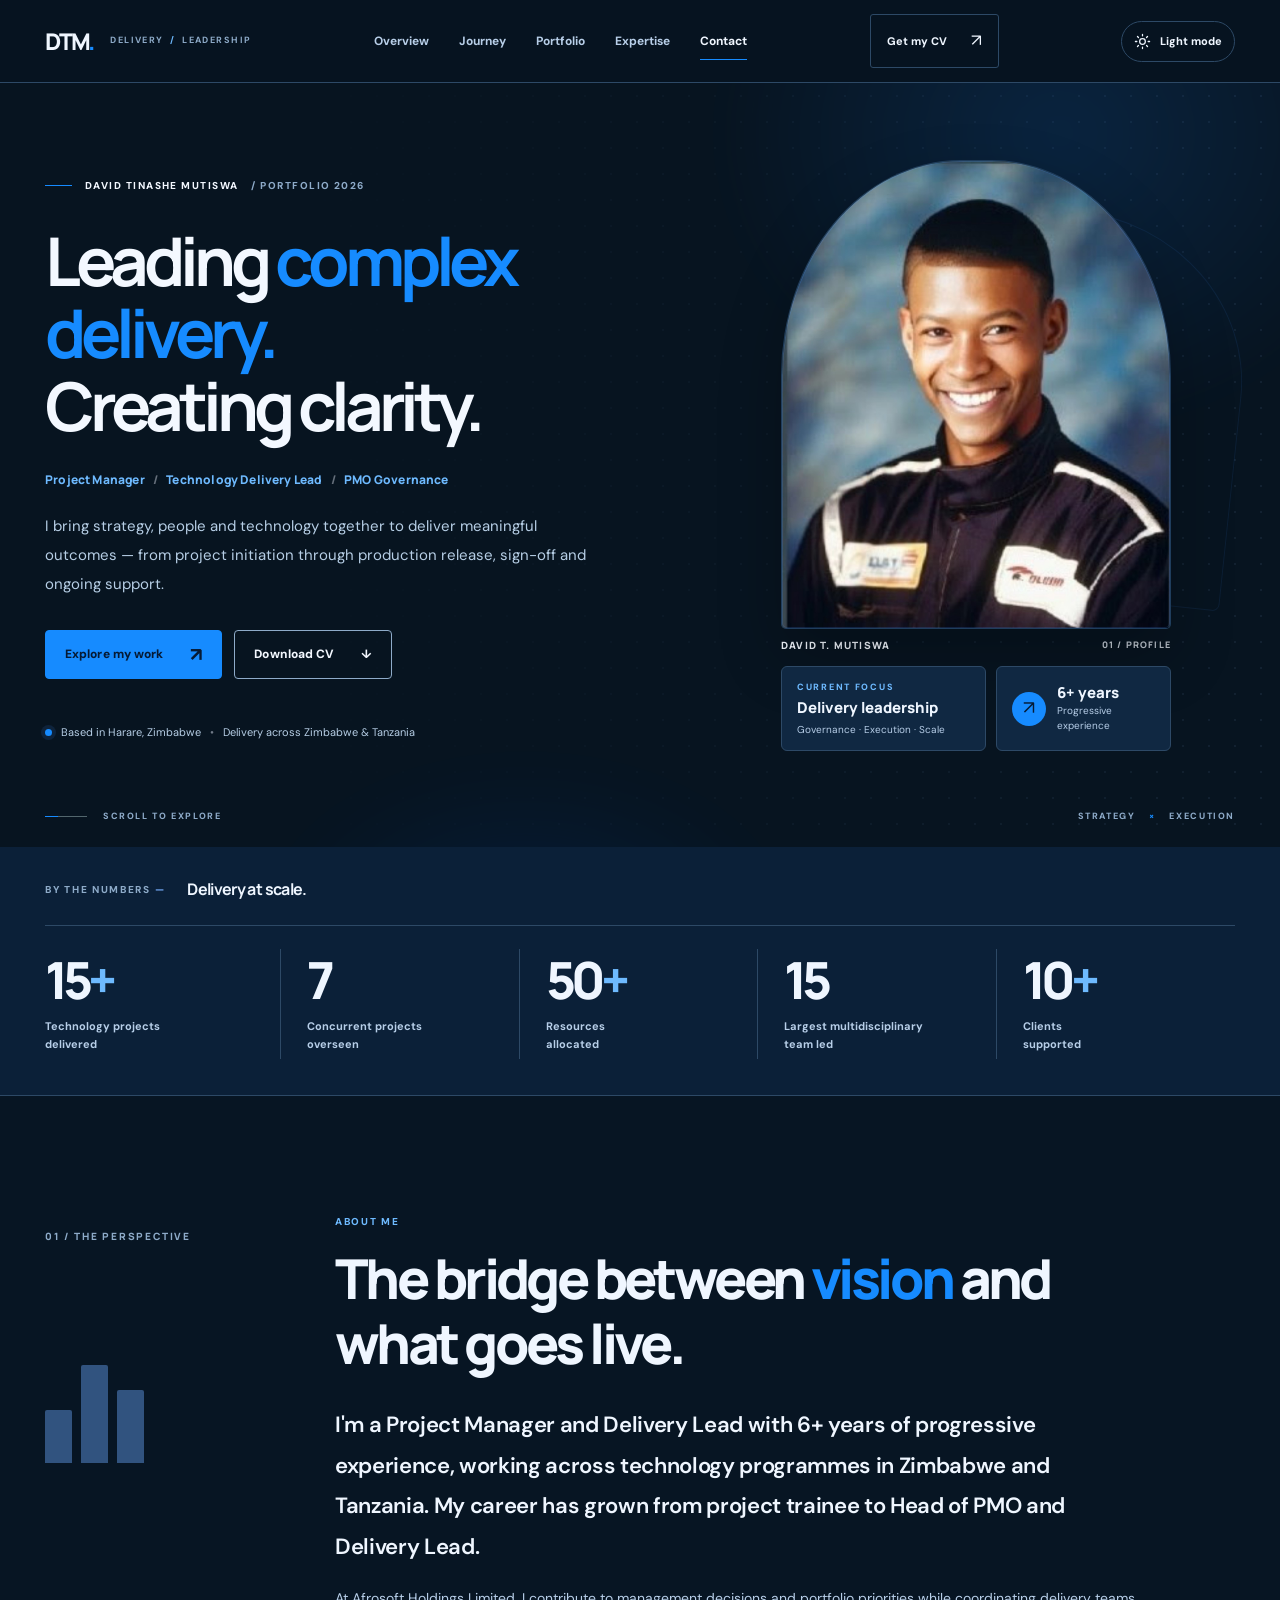
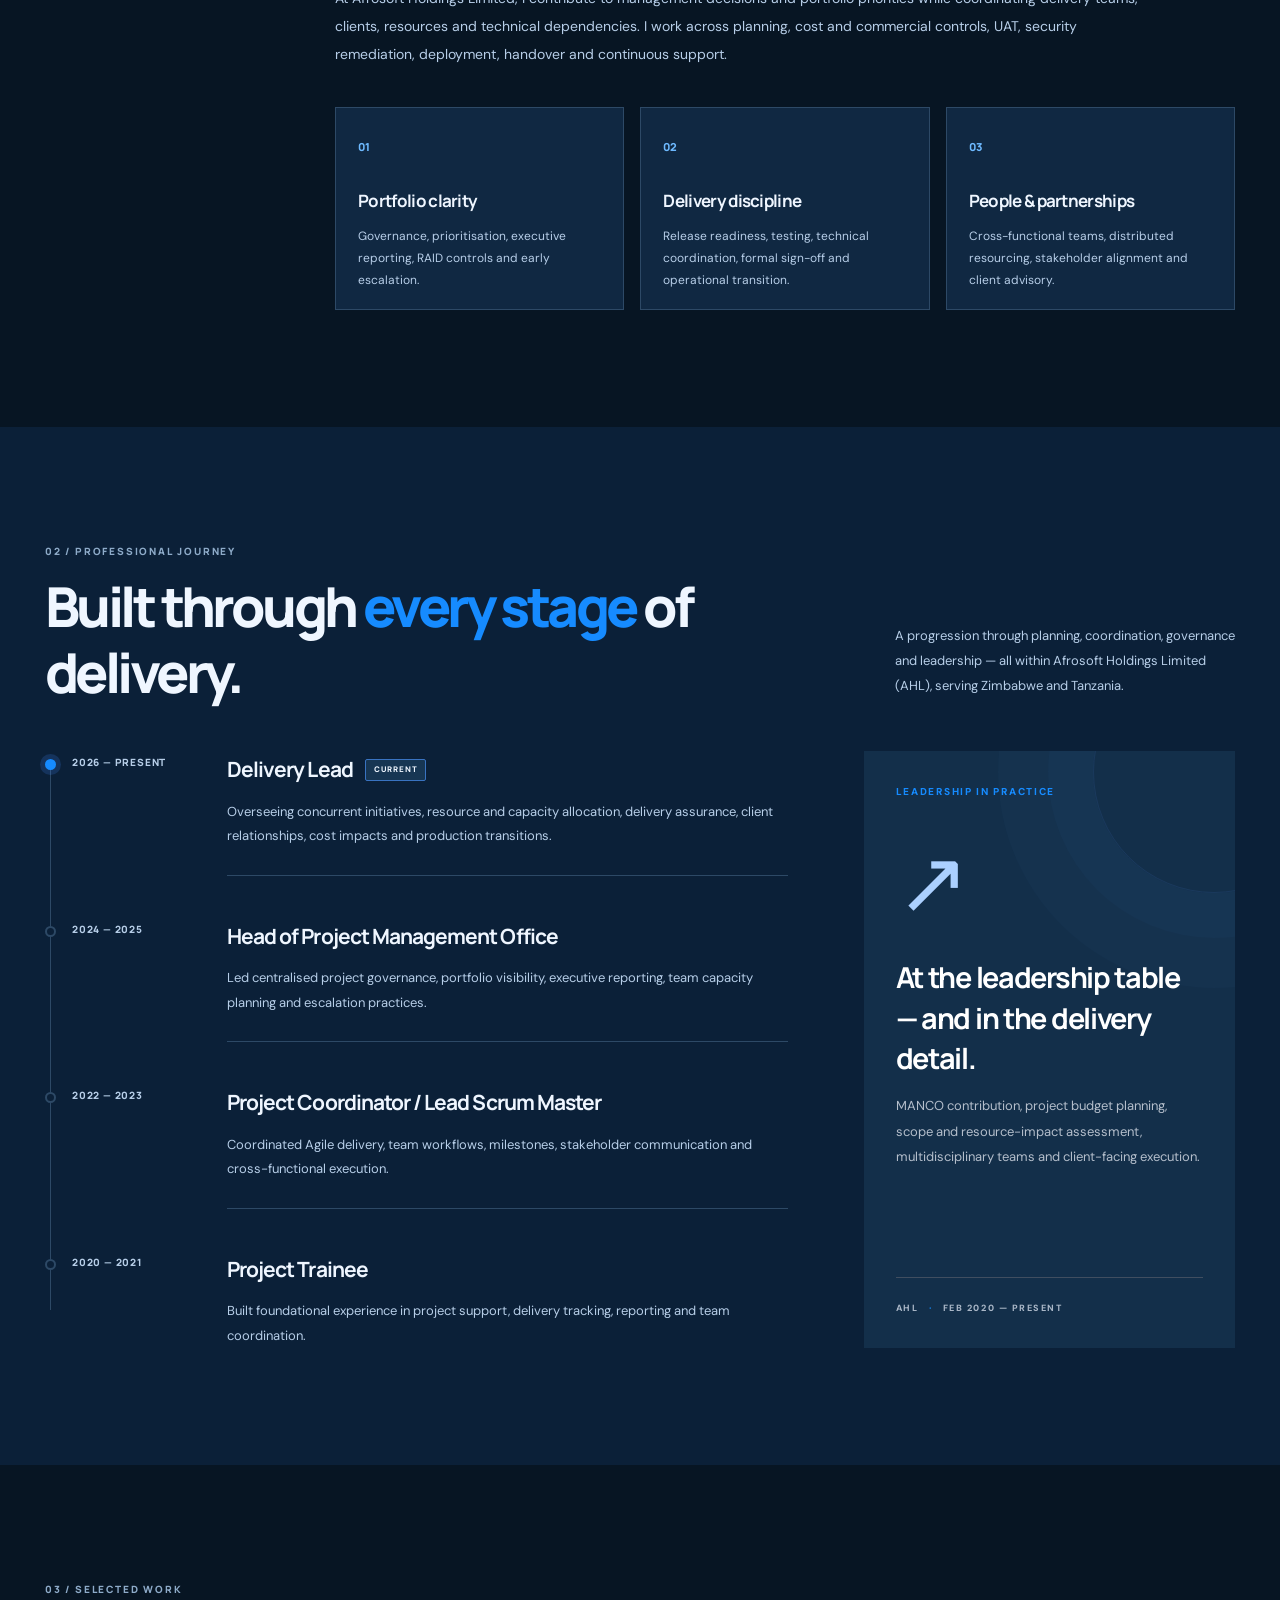
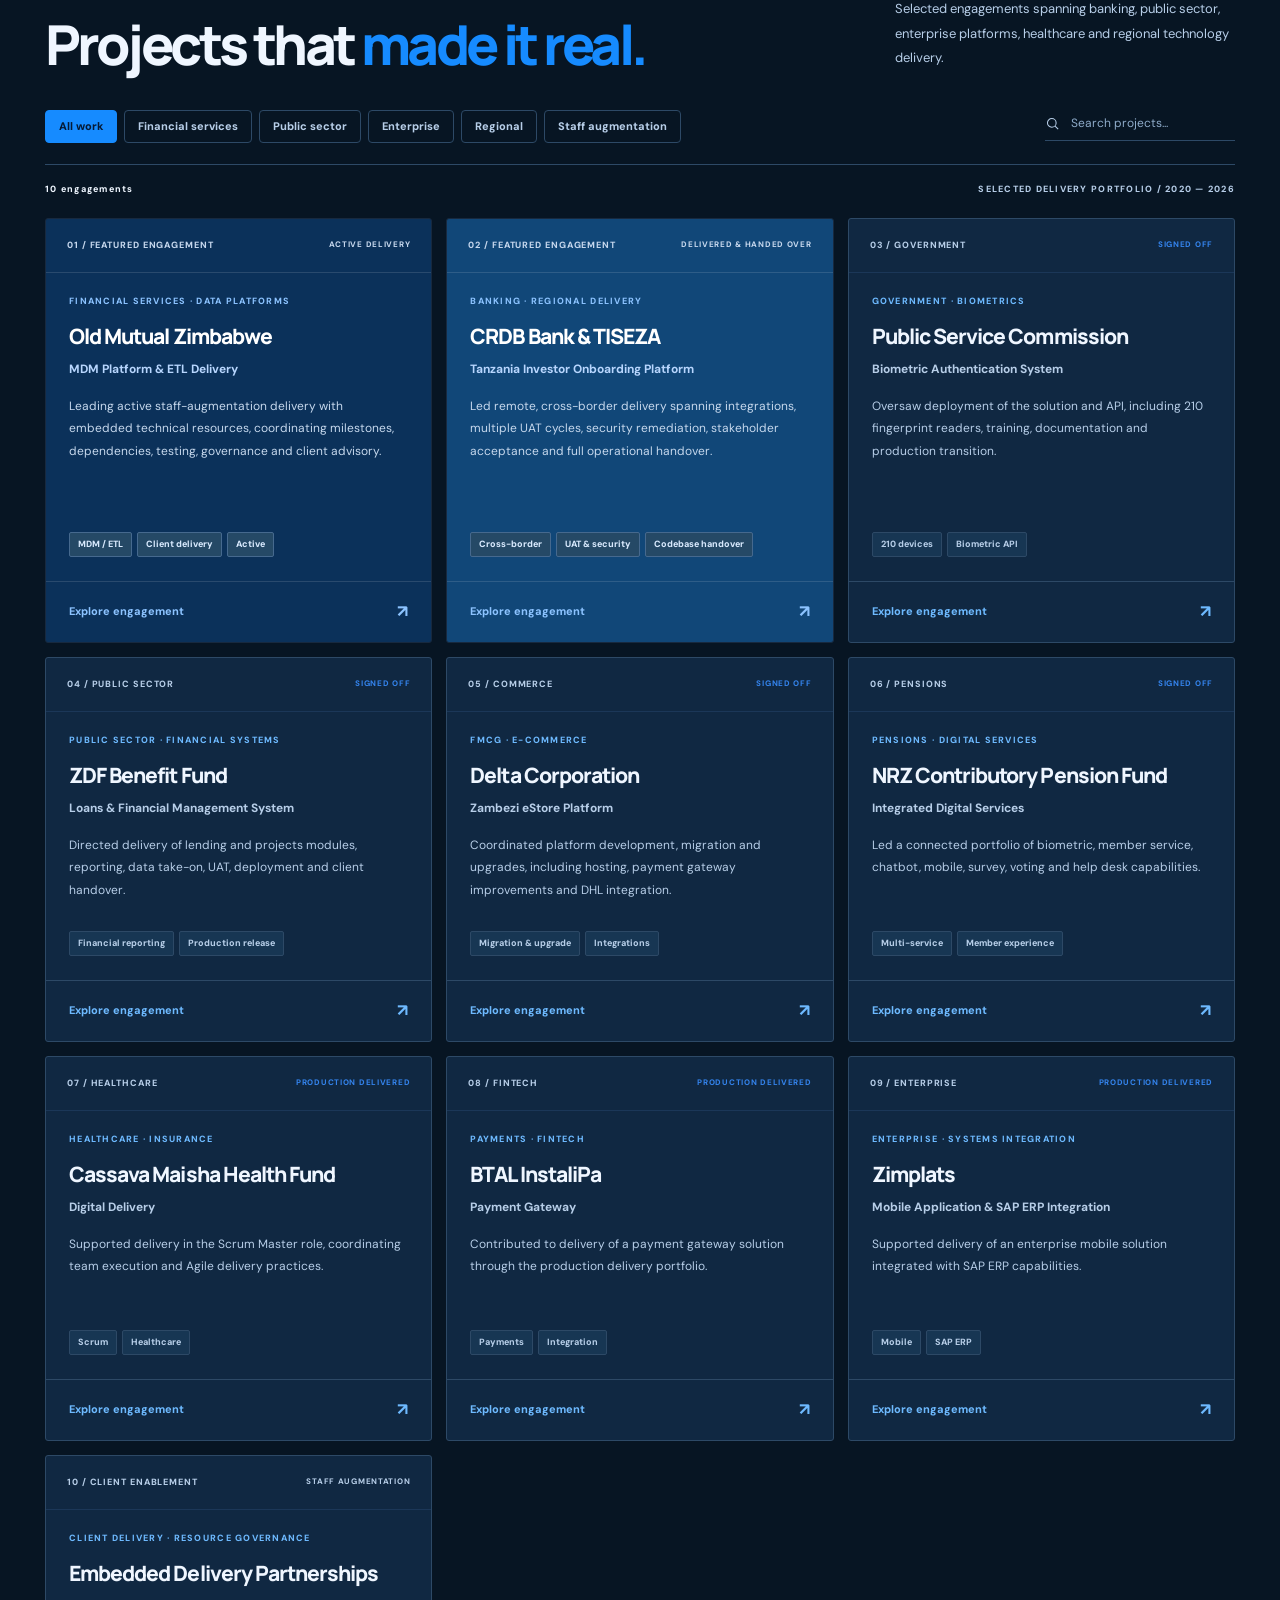
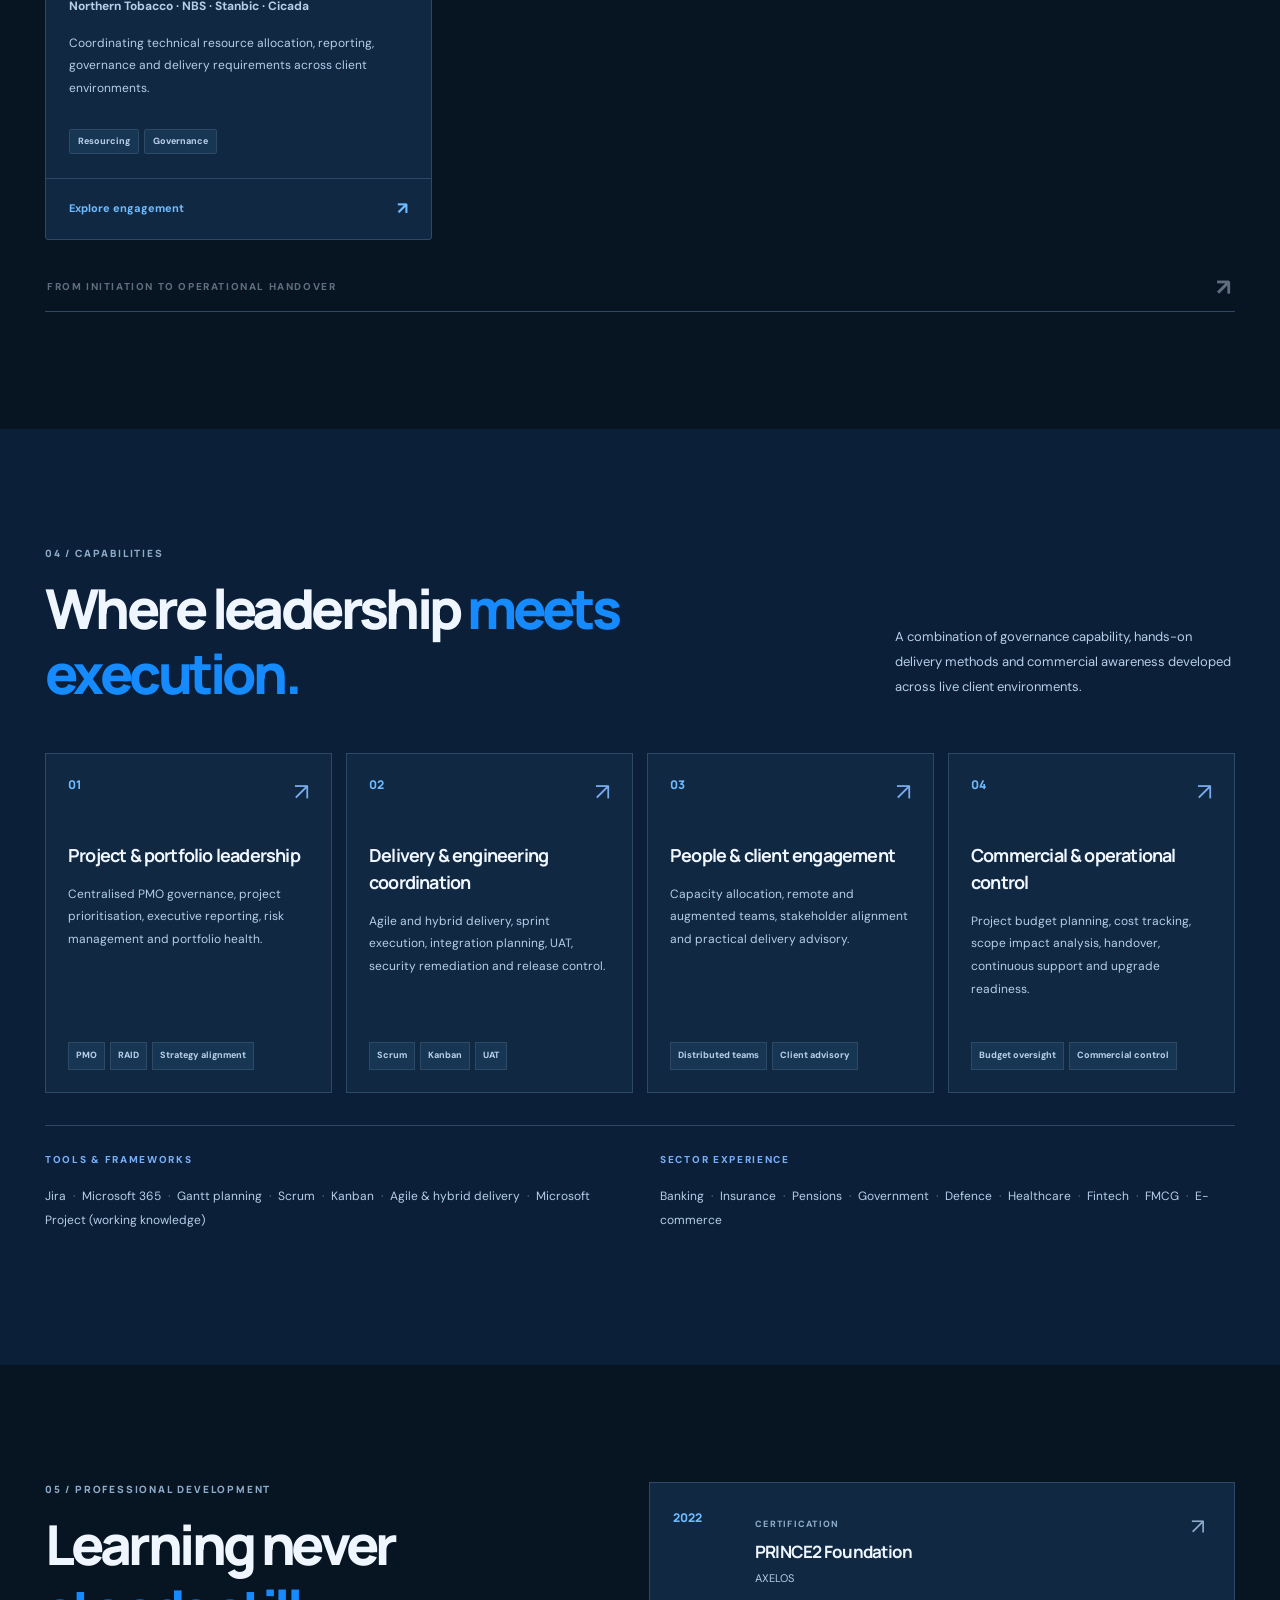
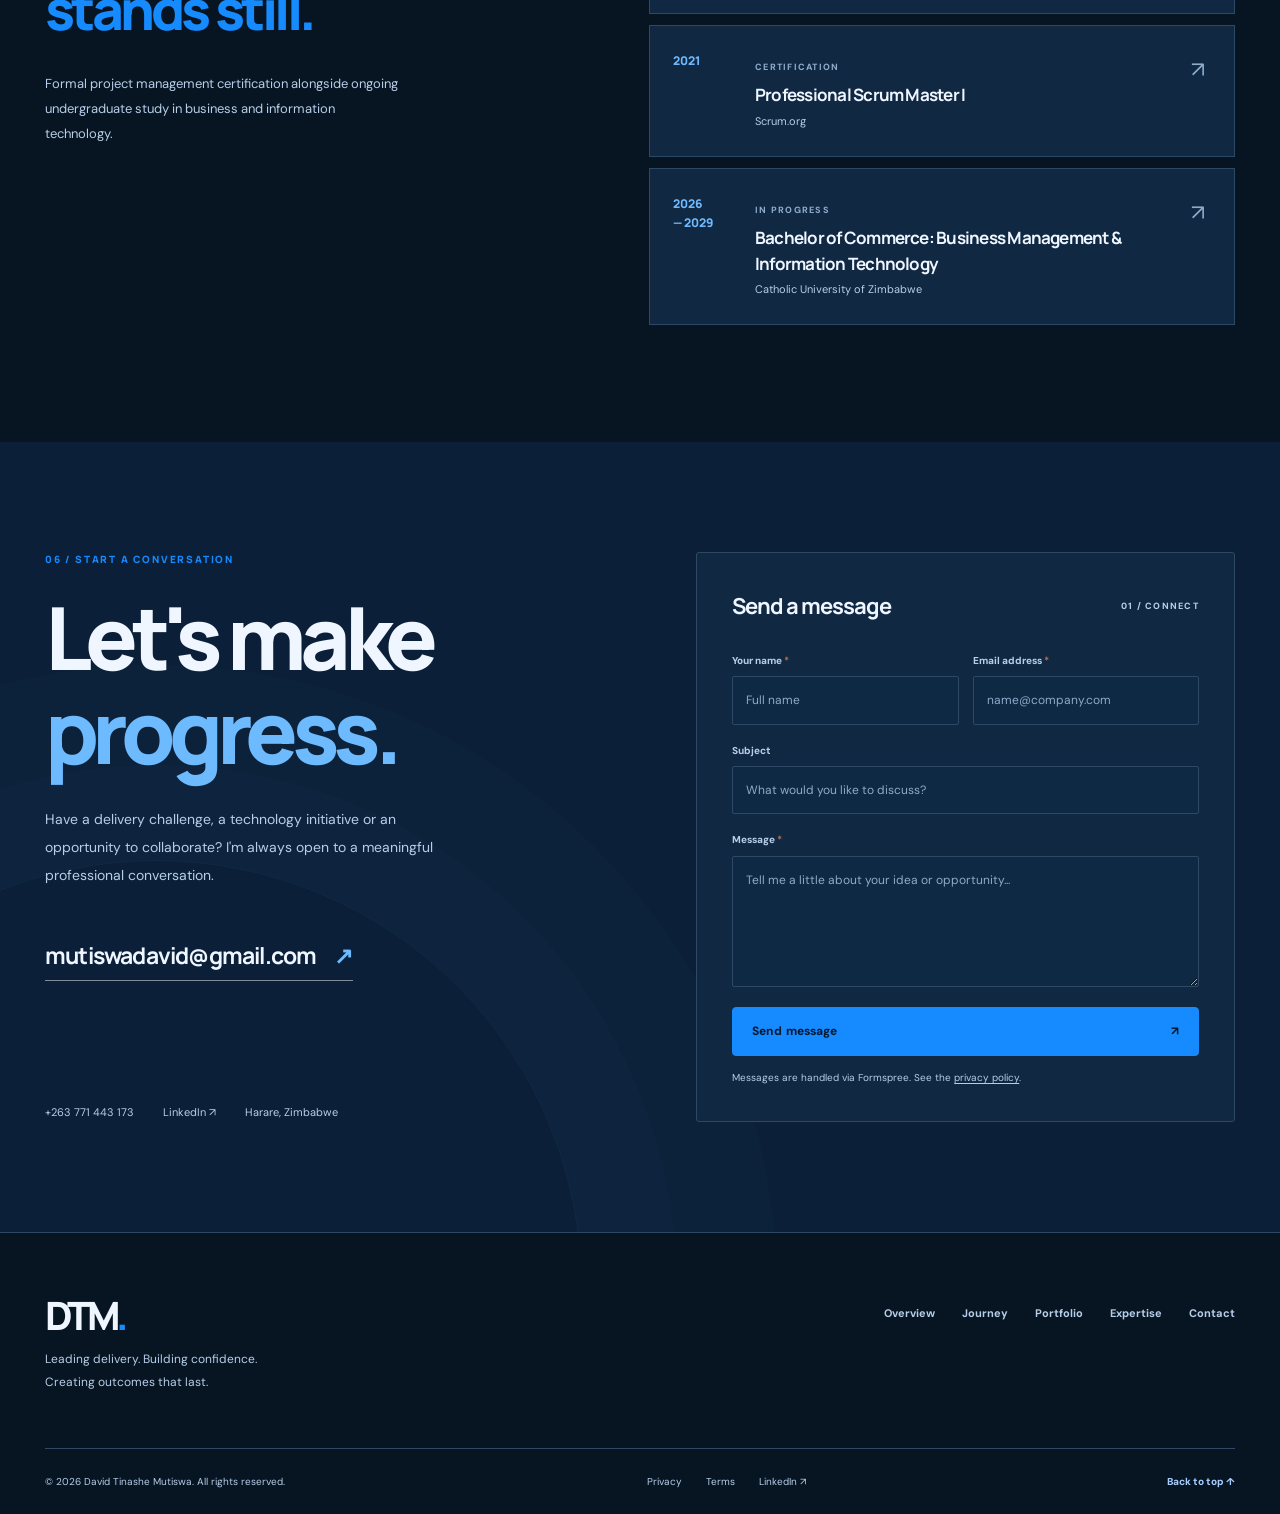
<file: index.html>
<!DOCTYPE html>

<html data-theme="dark" lang="en">
<head>
<meta charset="utf-8"/>
<meta content="width=device-width, initial-scale=1" name="viewport"/>
<meta content="#081620" name="theme-color"/>
<meta content="David Tinashe Mutiswa — Project Manager and Technology Delivery Lead. Explore technology delivery, PMO governance and project experience across Zimbabwe and Tanzania." name="description"/>
<meta content="David Tinashe Mutiswa" name="author"/>
<meta content="profile" property="og:type"/>
<meta content="David Tinashe Mutiswa — Technology Delivery &amp; Project Management" property="og:title"/>
<meta content="Project Manager · Technology Delivery Lead · PMO Governance. 15+ technology projects delivered across Zimbabwe and Tanzania." property="og:description"/>
<meta content="dtm.jpg" property="og:image"/>
<meta content="summary_large_image" name="twitter:card"/>
<title>David Tinashe Mutiswa — Technology Delivery &amp; Project Management</title>
<link href="favicon.svg?v=blue-20261017-2" rel="icon" type="image/svg+xml"/>
<link href="https://fonts.googleapis.com" rel="preconnect"/>
<link crossorigin="" href="https://fonts.gstatic.com" rel="preconnect"/>
<script>try{document.documentElement.dataset.theme=localStorage.getItem('dtm-theme')==='light'?'light':'dark'}catch(e){document.documentElement.dataset.theme='dark'}</script><link href="https://fonts.googleapis.com/css2?family=DM+Sans:wght@400;500;600;700&amp;family=Manrope:wght@400;500;600;700;800&amp;display=swap" rel="stylesheet"/>
<link href="style.css?v=blue-20261017-2" rel="stylesheet"/>
<script defer="" src="script.js"></script>
</head>
<body>
<a class="skip-link" href="#main">Skip to main content</a>
<div aria-hidden="true" class="reading-progress"><span></span></div>
<header class="site-header" id="top">
<div class="container header-inner">
<a aria-label="David Tinashe Mutiswa, home" class="brand" href="#home"><span class="brand-mark">DTM<span class="brand-dot">.</span></span><span class="brand-caption">DELIVERY <span class="brand-divide">/</span> LEADERSHIP</span></a>
<nav aria-label="Main navigation" class="primary-nav" id="primary-nav">
<a href="#about">Overview</a><a href="#experience">Journey</a><a href="#projects">Portfolio</a><a href="#expertise">Expertise</a><a href="#contact">Contact</a>
</nav>
<a class="header-action" download="David_Tinashe_Mutiswa_CV.pdf" href="cv.pdf">Get my CV <span aria-hidden="true">↗</span></a>
<button aria-label="Switch to light theme" class="theme-toggle" title="Switch to light theme" type="button"><svg aria-hidden="true" class="theme-icon theme-sun" fill="none" stroke="currentColor" stroke-linecap="round" stroke-linejoin="round" stroke-width="1.8" viewbox="0 0 24 24" xmlns="http://www.w3.org/2000/svg"><circle cx="12" cy="12" r="4"></circle><path d="M12 2v2m0 16v2M4.9 4.9l1.4 1.4m11.4 11.4 1.4 1.4M2 12h2m16 0h2M4.9 19.1l1.4-1.4M17.7 6.3l1.4-1.4"></path></svg><svg aria-hidden="true" class="theme-icon theme-moon" fill="none" stroke="currentColor" stroke-linecap="round" stroke-linejoin="round" stroke-width="1.8" viewbox="0 0 24 24" xmlns="http://www.w3.org/2000/svg"><path d="M20.5 14.1A8.6 8.6 0 0 1 9.9 3.5 8.8 8.8 0 1 0 20.5 14.1Z"></path></svg><span class="theme-toggle-text">Light mode</span></button><button aria-controls="primary-nav" aria-expanded="false" aria-label="Open menu" class="menu-toggle" type="button"><span></span><span></span><span></span></button>
</div>
</header>
<main id="main">
<section aria-labelledby="hero-title" class="hero" id="home">
<div aria-hidden="true" class="hero-glow glow-one"></div><div aria-hidden="true" class="hero-glow glow-two"></div>
<div class="hero-grid container">
<div class="hero-copy">
<div class="eyebrow eyebrow-light"><span class="eyebrow-line"></span> DAVID TINASHE MUTISWA <span class="eyebrow-muted">/ PORTFOLIO 2026</span></div>
<h1 id="hero-title">Leading <span>complex delivery.</span><br/><em>Creating clarity.</em></h1>
<p class="hero-role">Project Manager <span class="role-separator">/</span> Technology Delivery Lead <span class="role-separator">/</span> PMO Governance</p>
<p class="hero-intro">I bring strategy, people and technology together to deliver meaningful outcomes — from project initiation through production release, sign-off and ongoing support.</p>
<div class="hero-buttons">
<a class="button button-lime" href="#projects">Explore my work <span aria-hidden="true" class="arrow">↗</span></a>
<a class="button button-outline" download="David_Tinashe_Mutiswa_CV.pdf" href="cv.pdf">Download CV <span aria-hidden="true">↓</span></a>
</div>
<div class="hero-footnote"><span aria-hidden="true" class="pulse-dot"></span> Based in Harare, Zimbabwe <span class="footnote-divider">•</span> Delivery across Zimbabwe &amp; Tanzania</div>
</div>
<figure aria-label="Professional portrait and introduction" class="hero-visual reveal">
<div aria-hidden="true" class="portrait-grid"></div>
<div class="portrait-frame"><img alt="David Tinashe Mutiswa smiling at the camera" class="hero-portrait" decoding="async" fetchpriority="high" height="1536" src="dtm.jpg" width="1277"/></div>
<figcaption class="portrait-identity"><span>DAVID T. MUTISWA</span><span>01 / PROFILE</span></figcaption>
<div aria-label="Professional highlights" class="portrait-notes">
<div class="portrait-note"><span class="mini-label">CURRENT FOCUS</span><strong>Delivery leadership</strong><small>Governance · Execution · Scale</small></div>
<div class="portrait-note portrait-note-years"><span aria-hidden="true" class="stamp-icon">↗</span><span><strong>6+ years</strong><small>Progressive experience</small></span></div>
</div>
</figure>
</div>
<div class="hero-bottom container"><span class="scroll-prompt"><span aria-hidden="true" class="scroll-line"></span> SCROLL TO EXPLORE</span><span>STRATEGY <span class="hero-bottom-cross">×</span> EXECUTION</span></div>
</section>
<section aria-labelledby="impact-title" class="impact">
<div class="container">
<div class="impact-header"><p class="small-label">BY THE NUMBERS <span class="little-dash">—</span></p><h2 id="impact-title">Delivery at scale.</h2></div>
<div class="metric-grid">
<div class="metric"><strong><span data-count="15">15</span><span class="metric-plus">+</span></strong><span>Technology projects<br/>delivered</span></div>
<div class="metric"><strong><span data-count="7">7</span></strong><span>Concurrent projects<br/>overseen</span></div>
<div class="metric"><strong><span data-count="50">50</span><span class="metric-plus">+</span></strong><span>Resources<br/>allocated</span></div>
<div class="metric"><strong><span data-count="15">15</span></strong><span>Largest multidisciplinary<br/>team led</span></div>
<div class="metric"><strong><span data-count="10">10</span><span class="metric-plus">+</span></strong><span>Clients<br/>supported</span></div>
</div>
</div>
</section>
<section aria-labelledby="about-title" class="section about-section" id="about">
<div class="container about-layout">
<div class="section-aside reveal"><span class="section-no">01 / THE PERSPECTIVE</span><div aria-hidden="true" class="aside-motif"><span></span><span></span><span></span></div></div>
<div class="section-body reveal"><p class="small-label accent-label">ABOUT ME</p><h2 class="display-heading" id="about-title">The bridge between <span>vision</span> and what goes live.</h2>
<p class="lead-text">I'm a Project Manager and Delivery Lead with 6+ years of progressive experience, working across technology programmes in Zimbabwe and Tanzania. My career has grown from project trainee to Head of PMO and Delivery Lead.</p>
<p>At Afrosoft Holdings Limited, I contribute to management decisions and portfolio priorities while coordinating delivery teams, clients, resources and technical dependencies. I work across planning, cost and commercial controls, UAT, security remediation, deployment, handover and continuous support.</p>
<div class="focus-grid">
<div class="focus-card"><span class="focus-number">01</span><h3>Portfolio clarity</h3><p>Governance, prioritisation, executive reporting, RAID controls and early escalation.</p></div>
<div class="focus-card"><span class="focus-number">02</span><h3>Delivery discipline</h3><p>Release readiness, testing, technical coordination, formal sign-off and operational transition.</p></div>
<div class="focus-card"><span class="focus-number">03</span><h3>People &amp; partnerships</h3><p>Cross-functional teams, distributed resourcing, stakeholder alignment and client advisory.</p></div>
</div>
</div>
</div>
</section>
<section aria-labelledby="experience-title" class="section journey-section" id="experience">
<div class="container">
<div class="section-top reveal"><div><span class="section-no">02 / PROFESSIONAL JOURNEY</span><h2 class="display-heading" id="experience-title">Built through <span>every stage</span> of delivery.</h2></div><p>A progression through planning, coordination, governance and leadership — all within Afrosoft Holdings Limited (AHL), serving Zimbabwe and Tanzania.</p></div>
<div class="journey-layout">
<div class="timeline reveal">
<article class="timeline-item current"><div class="timeline-pin"></div><div class="timeline-year">2026 — PRESENT</div><div class="timeline-detail"><div class="timeline-head"><h3>Delivery Lead</h3><span class="status-pill">CURRENT</span></div><p>Overseeing concurrent initiatives, resource and capacity allocation, delivery assurance, client relationships, cost impacts and production transitions.</p></div></article>
<article class="timeline-item"><div class="timeline-pin"></div><div class="timeline-year">2024 — 2025</div><div class="timeline-detail"><h3>Head of Project Management Office</h3><p>Led centralised project governance, portfolio visibility, executive reporting, team capacity planning and escalation practices.</p></div></article>
<article class="timeline-item"><div class="timeline-pin"></div><div class="timeline-year">2022 — 2023</div><div class="timeline-detail"><h3>Project Coordinator / Lead Scrum Master</h3><p>Coordinated Agile delivery, team workflows, milestones, stakeholder communication and cross-functional execution.</p></div></article>
<article class="timeline-item"><div class="timeline-pin"></div><div class="timeline-year">2020 — 2021</div><div class="timeline-detail"><h3>Project Trainee</h3><p>Built foundational experience in project support, delivery tracking, reporting and team coordination.</p></div></article>
</div>
<aside class="journey-aside reveal"><div class="aside-card"><span class="small-label">LEADERSHIP IN PRACTICE</span><div aria-hidden="true" class="aside-symbol">↗</div><h3>At the leadership table — and in the delivery detail.</h3><p>MANCO contribution, project budget planning, scope and resource-impact assessment, multidisciplinary teams and client-facing execution.</p><div class="aside-rule"></div><span class="aside-caption">AHL <span>·</span> FEB 2020 — PRESENT</span></div></aside>
</div>
</div>
</section>
<section aria-labelledby="projects-title" class="section projects-section" id="projects">
<div class="container">
<div class="section-top project-title-row reveal"><div><span class="section-no">03 / SELECTED WORK</span><h2 class="display-heading" id="projects-title">Projects that <span>made it real.</span></h2></div><p>Selected engagements spanning banking, public sector, enterprise platforms, healthcare and regional technology delivery.</p></div>
<div class="portfolio-toolbar reveal"><div aria-label="Filter projects by industry or type" class="filter-list" role="group"><button aria-pressed="true" class="filter-chip active" data-filter="all" type="button">All work</button><button aria-pressed="false" class="filter-chip" data-filter="financial" type="button">Financial services</button><button aria-pressed="false" class="filter-chip" data-filter="public" type="button">Public sector</button><button aria-pressed="false" class="filter-chip" data-filter="enterprise" type="button">Enterprise</button><button aria-pressed="false" class="filter-chip" data-filter="regional" type="button">Regional</button><button aria-pressed="false" class="filter-chip" data-filter="augmentation" type="button">Staff augmentation</button></div><label class="project-search"><span class="sr-only">Search projects</span><svg aria-hidden="true" fill="none" height="17" stroke="currentColor" stroke-width="1.7" viewbox="0 0 24 24" width="17"><circle cx="11" cy="11" r="7"></circle><path d="m16.3 16.3 5 5"></path></svg><input autocomplete="off" id="project-search" placeholder="Search projects..." type="search"/></label></div>
<div class="portfolio-meta"><span aria-live="polite" id="portfolio-count">10 engagements</span><span>SELECTED DELIVERY PORTFOLIO / 2020 — 2026</span></div>
<div class="project-grid" id="project-grid">
<article class="project-card featured reveal" data-category="financial augmentation" data-search="old mutual zimbabwe mdm etl data management staff augmentation ongoing"><div class="project-top"><span class="project-index">01 / FEATURED ENGAGEMENT</span><span class="project-type">ACTIVE DELIVERY</span></div><div class="project-content"><p class="project-industry">FINANCIAL SERVICES · DATA PLATFORMS</p><h3>Old Mutual Zimbabwe</h3><p class="project-subtitle">MDM Platform &amp; ETL Delivery</p><p>Leading active staff-augmentation delivery with embedded technical resources, coordinating milestones, dependencies, testing, governance and client advisory.</p><div class="project-tags"><span>MDM / ETL</span><span>Client delivery</span><span>Active</span></div></div><details class="project-detail"><summary>Explore engagement <span aria-hidden="true">↗</span></summary><p>Responsibility includes resource allocation, delivery governance, milestone tracking, dependency management, test coordination and delivery optimisation advice. This work remains in progress.</p></details></article>
<article class="project-card featured reveal" data-category="financial regional enterprise" data-search="crdb bank tiseza tanzania investor onboarding platform codebase handover integration"><div class="project-top"><span class="project-index">02 / FEATURED ENGAGEMENT</span><span class="project-type delivered">DELIVERED &amp; HANDED OVER</span></div><div class="project-content"><p class="project-industry">BANKING · REGIONAL DELIVERY</p><h3>CRDB Bank &amp; TISEZA</h3><p class="project-subtitle">Tanzania Investor Onboarding Platform</p><p>Led remote, cross-border delivery spanning integrations, multiple UAT cycles, security remediation, stakeholder acceptance and full operational handover.</p><div class="project-tags"><span>Cross-border</span><span>UAT &amp; security</span><span>Codebase handover</span></div></div><details class="project-detail"><summary>Explore engagement <span aria-hidden="true">↗</span></summary><p>Coordinated Business Analysis, QA, Development, Cybersecurity and UI/UX resources through solution integration, production deployment, client acceptance and handover, including the solution codebase.</p></details></article>
<article class="project-card reveal" data-category="public enterprise" data-search="public service commission zimbabwe biometric authentication system api fingerprint readers 210"><div class="project-top"><span class="project-index">03 / GOVERNMENT</span><span class="project-type delivered">SIGNED OFF</span></div><div class="project-content"><p class="project-industry">GOVERNMENT · BIOMETRICS</p><h3>Public Service Commission</h3><p class="project-subtitle">Biometric Authentication System</p><p>Oversaw deployment of the solution and API, including 210 fingerprint readers, training, documentation and production transition.</p><div class="project-tags"><span>210 devices</span><span>Biometric API</span></div></div><details class="project-detail"><summary>Explore engagement <span aria-hidden="true">↗</span></summary><p>Managed delivery through deployment, documentation, client training, acceptance, project close-out and transition into support.</p></details></article>
<article class="project-card reveal" data-category="public financial enterprise" data-search="zimbabwe defence forces benefit fund loans financial management system data take on uat"><div class="project-top"><span class="project-index">04 / PUBLIC SECTOR</span><span class="project-type delivered">SIGNED OFF</span></div><div class="project-content"><p class="project-industry">PUBLIC SECTOR · FINANCIAL SYSTEMS</p><h3>ZDF Benefit Fund</h3><p class="project-subtitle">Loans &amp; Financial Management System</p><p>Directed delivery of lending and projects modules, reporting, data take-on, UAT, deployment and client handover.</p><div class="project-tags"><span>Financial reporting</span><span>Production release</span></div></div><details class="project-detail"><summary>Explore engagement <span aria-hidden="true">↗</span></summary><p>Coordinated solution delivery, financial reports, data migration, user acceptance, deployment, training, sign-off and ongoing support transition.</p></details></article>
<article class="project-card reveal" data-category="enterprise" data-search="delta corporation zambezi estore development migration upgrade dhl gateway"><div class="project-top"><span class="project-index">05 / COMMERCE</span><span class="project-type delivered">SIGNED OFF</span></div><div class="project-content"><p class="project-industry">FMCG · E-COMMERCE</p><h3>Delta Corporation</h3><p class="project-subtitle">Zambezi eStore Platform</p><p>Coordinated platform development, migration and upgrades, including hosting, payment gateway improvements and DHL integration.</p><div class="project-tags"><span>Migration &amp; upgrade</span><span>Integrations</span></div></div><details class="project-detail"><summary>Explore engagement <span aria-hidden="true">↗</span></summary><p>Oversaw end-to-end delivery through UAT, production deployment, handover and continuous support.</p></details></article>
<article class="project-card reveal" data-category="public enterprise" data-search="nrz national railways contributory pension fund biometric life certification mobile chatbot member self service"><div class="project-top"><span class="project-index">06 / PENSIONS</span><span class="project-type delivered">SIGNED OFF</span></div><div class="project-content"><p class="project-industry">PENSIONS · DIGITAL SERVICES</p><h3>NRZ Contributory Pension Fund</h3><p class="project-subtitle">Integrated Digital Services</p><p>Led a connected portfolio of biometric, member service, chatbot, mobile, survey, voting and help desk capabilities.</p><div class="project-tags"><span>Multi-service</span><span>Member experience</span></div></div><details class="project-detail"><summary>Explore engagement <span aria-hidden="true">↗</span></summary><p>Delivery included biometric life certification, stakeholder communication and member self-service, followed by operational handover and ongoing support.</p></details></article>
<article class="project-card reveal" data-category="enterprise financial" data-search="cassava maisha health fund scrum master healthcare insurance"><div class="project-top"><span class="project-index">07 / HEALTHCARE</span><span class="project-type delivered">PRODUCTION DELIVERED</span></div><div class="project-content"><p class="project-industry">HEALTHCARE · INSURANCE</p><h3>Cassava Maisha Health Fund</h3><p class="project-subtitle">Digital Delivery</p><p>Supported delivery in the Scrum Master role, coordinating team execution and Agile delivery practices.</p><div class="project-tags"><span>Scrum</span><span>Healthcare</span></div></div><details class="project-detail"><summary>Explore engagement <span aria-hidden="true">↗</span></summary><p>Scrum Master assignment included in the delivered client portfolio.</p></details></article>
<article class="project-card reveal" data-category="financial enterprise" data-search="btal instalipa payment gateway fintech"><div class="project-top"><span class="project-index">08 / FINTECH</span><span class="project-type delivered">PRODUCTION DELIVERED</span></div><div class="project-content"><p class="project-industry">PAYMENTS · FINTECH</p><h3>BTAL InstaliPa</h3><p class="project-subtitle">Payment Gateway</p><p>Contributed to delivery of a payment gateway solution through the production delivery portfolio.</p><div class="project-tags"><span>Payments</span><span>Integration</span></div></div><details class="project-detail"><summary>Explore engagement <span aria-hidden="true">↗</span></summary><p>Payment gateway delivery listed among completed solutions in the project portfolio.</p></details></article>
<article class="project-card reveal" data-category="enterprise" data-search="zimplats mobile sap erp integration enterprise"><div class="project-top"><span class="project-index">09 / ENTERPRISE</span><span class="project-type delivered">PRODUCTION DELIVERED</span></div><div class="project-content"><p class="project-industry">ENTERPRISE · SYSTEMS INTEGRATION</p><h3>Zimplats</h3><p class="project-subtitle">Mobile Application &amp; SAP ERP Integration</p><p>Supported delivery of an enterprise mobile solution integrated with SAP ERP capabilities.</p><div class="project-tags"><span>Mobile</span><span>SAP ERP</span></div></div><details class="project-detail"><summary>Explore engagement <span aria-hidden="true">↗</span></summary><p>Included among production-delivered technology solutions in the selected portfolio.</p></details></article>
<article class="project-card reveal" data-category="augmentation financial enterprise" data-search="northern tobacco nbs stanbic cicada staff augmentation embedded resource governance"><div class="project-top"><span class="project-index">10 / CLIENT ENABLEMENT</span><span class="project-type">STAFF AUGMENTATION</span></div><div class="project-content"><p class="project-industry">CLIENT DELIVERY · RESOURCE GOVERNANCE</p><h3>Embedded Delivery Partnerships</h3><p class="project-subtitle">Northern Tobacco · NBS · Stanbic · Cicada</p><p>Coordinating technical resource allocation, reporting, governance and delivery requirements across client environments.</p><div class="project-tags"><span>Resourcing</span><span>Governance</span></div></div><details class="project-detail"><summary>Explore engagement <span aria-hidden="true">↗</span></summary><p>Selected staff-augmentation engagements cover coordination of resources, client delivery oversight, reporting and governance.</p></details></article>
</div>
<div class="no-results" hidden="" id="no-results"><strong>No matching projects.</strong><p>Try a different search or category.</p><button class="text-button" id="reset-projects" type="button">Show all projects ↗</button></div>
<div class="portfolio-end reveal"><span>FROM INITIATION TO OPERATIONAL HANDOVER</span><span aria-hidden="true">↗</span></div>
</div>
</section>
<section aria-labelledby="expertise-title" class="section expertise-section" id="expertise">
<div class="container"><div class="section-top reveal"><div><span class="section-no">04 / CAPABILITIES</span><h2 class="display-heading" id="expertise-title">Where leadership <span>meets execution.</span></h2></div><p>A combination of governance capability, hands-on delivery methods and commercial awareness developed across live client environments.</p></div>
<div class="expertise-grid">
<div class="expertise-card reveal"><div aria-hidden="true" class="expertise-icon">01<span>↗</span></div><h3>Project &amp; portfolio leadership</h3><p>Centralised PMO governance, project prioritisation, executive reporting, risk management and portfolio health.</p><div class="chip-row"><span>PMO</span><span>RAID</span><span>Strategy alignment</span></div></div>
<div class="expertise-card reveal"><div aria-hidden="true" class="expertise-icon">02<span>↗</span></div><h3>Delivery &amp; engineering coordination</h3><p>Agile and hybrid delivery, sprint execution, integration planning, UAT, security remediation and release control.</p><div class="chip-row"><span>Scrum</span><span>Kanban</span><span>UAT</span></div></div>
<div class="expertise-card reveal"><div aria-hidden="true" class="expertise-icon">03<span>↗</span></div><h3>People &amp; client engagement</h3><p>Capacity allocation, remote and augmented teams, stakeholder alignment and practical delivery advisory.</p><div class="chip-row"><span>Distributed teams</span><span>Client advisory</span></div></div>
<div class="expertise-card reveal"><div aria-hidden="true" class="expertise-icon">04<span>↗</span></div><h3>Commercial &amp; operational control</h3><p>Project budget planning, cost tracking, scope impact analysis, handover, continuous support and upgrade readiness.</p><div class="chip-row"><span>Budget oversight</span><span>Commercial control</span></div></div>
</div>
<div class="expertise-bottom reveal"><div><p class="small-label">TOOLS &amp; FRAMEWORKS</p><p>Jira <span>·</span> Microsoft 365 <span>·</span> Gantt planning <span>·</span> Scrum <span>·</span> Kanban <span>·</span> Agile &amp; hybrid delivery <span>·</span> Microsoft Project (working knowledge)</p></div><div><p class="small-label">SECTOR EXPERIENCE</p><p>Banking <span>·</span> Insurance <span>·</span> Pensions <span>·</span> Government <span>·</span> Defence <span>·</span> Healthcare <span>·</span> Fintech <span>·</span> FMCG <span>·</span> E-commerce</p></div></div>
</div>
</section>
<section aria-labelledby="credentials-title" class="section credentials-section" id="credentials"><div class="container credentials-layout"><div class="reveal"><span class="section-no">05 / PROFESSIONAL DEVELOPMENT</span><h2 class="display-heading" id="credentials-title">Learning never <span>stands still.</span></h2><p>Formal project management certification alongside ongoing undergraduate study in business and information technology.</p></div><div class="credentials-cards reveal"><div class="credential"><span class="credential-date">2022</span><div><small>CERTIFICATION</small><h3>PRINCE2 Foundation</h3><p>AXELOS</p></div><span aria-hidden="true" class="credential-arrow">↗</span></div><div class="credential"><span class="credential-date">2021</span><div><small>CERTIFICATION</small><h3>Professional Scrum Master I</h3><p>Scrum.org</p></div><span aria-hidden="true" class="credential-arrow">↗</span></div><div class="credential"><span class="credential-date">2026<br/>— 2029</span><div><small>IN PROGRESS</small><h3>Bachelor of Commerce: Business Management &amp; Information Technology</h3><p>Catholic University of Zimbabwe</p></div><span aria-hidden="true" class="credential-arrow">↗</span></div></div></div></section>
<section aria-labelledby="contact-title" class="contact-section" id="contact"><div class="container contact-layout"><div class="contact-intro reveal"><span class="section-no">06 / START A CONVERSATION</span><h2 id="contact-title">Let's make <em>progress.</em></h2><p>Have a delivery challenge, a technology initiative or an opportunity to collaborate? I'm always open to a meaningful professional conversation.</p><a class="contact-email" href="mailto:mutiswadavid@gmail.com">mutiswadavid@gmail.com <span aria-hidden="true">↗</span></a><div class="contact-info"><a href="tel:+263771443173">+263 771 443 173</a><a href="https://www.linkedin.com/in/tinashe-shenjere-8211621a4/" rel="noopener noreferrer" target="_blank">LinkedIn ↗</a><span>Harare, Zimbabwe</span></div></div><div class="contact-form-wrap reveal"><div class="form-heading"><h3>Send a message</h3><span>01 / CONNECT</span></div><form action="https://formspree.io/f/xblyvojy" class="contact-form" method="POST"><div class="field-row"><div class="form-field"><label for="full-name">Your name <span>*</span></label><input autocomplete="name" id="full-name" maxlength="120" name="name" placeholder="Full name" required="" type="text"/></div><div class="form-field"><label for="email-address">Email address <span>*</span></label><input autocomplete="email" id="email-address" maxlength="200" name="email" placeholder="name@company.com" required="" type="email"/></div></div><div class="form-field"><label for="subject">Subject</label><input id="subject" maxlength="180" name="subject" placeholder="What would you like to discuss?" type="text"/></div><div class="form-field"><label for="message">Message <span>*</span></label><textarea id="message" maxlength="5000" name="message" placeholder="Tell me a little about your idea or opportunity..." required="" rows="5"></textarea></div><div aria-hidden="true" class="honeypot"><label for="website-url">Leave this empty</label><input autocomplete="off" id="website-url" name="_gotcha" tabindex="-1" type="text"/></div><button class="button button-lime submit-button" type="submit"><span>Send message</span><span aria-hidden="true">↗</span></button><p class="form-notice">Messages are handled via Formspree. See the <a href="privacy.html">privacy policy</a>.</p><p aria-live="polite" class="form-feedback" hidden="" role="status"></p></form></div></div></section>
</main>
<footer class="site-footer"><div class="container"><div class="footer-top"><div><a class="footer-brand" href="#home">DTM<span>.</span></a><p>Leading delivery. Building confidence.<br/>Creating outcomes that last.</p></div><div class="footer-nav"><a href="#about">Overview</a><a href="#experience">Journey</a><a href="#projects">Portfolio</a><a href="#expertise">Expertise</a><a href="#contact">Contact</a></div></div><div class="footer-bottom"><span>© <span class="current-year">2026</span> David Tinashe Mutiswa. All rights reserved.</span><div><a href="privacy.html">Privacy</a><a href="terms.html">Terms</a><a href="https://www.linkedin.com/in/tinashe-shenjere-8211621a4/" rel="noopener noreferrer" target="_blank">LinkedIn ↗</a></div><a class="to-top" href="#top">Back to top ↑</a></div></div></footer>
</body>
  </html>
</file>
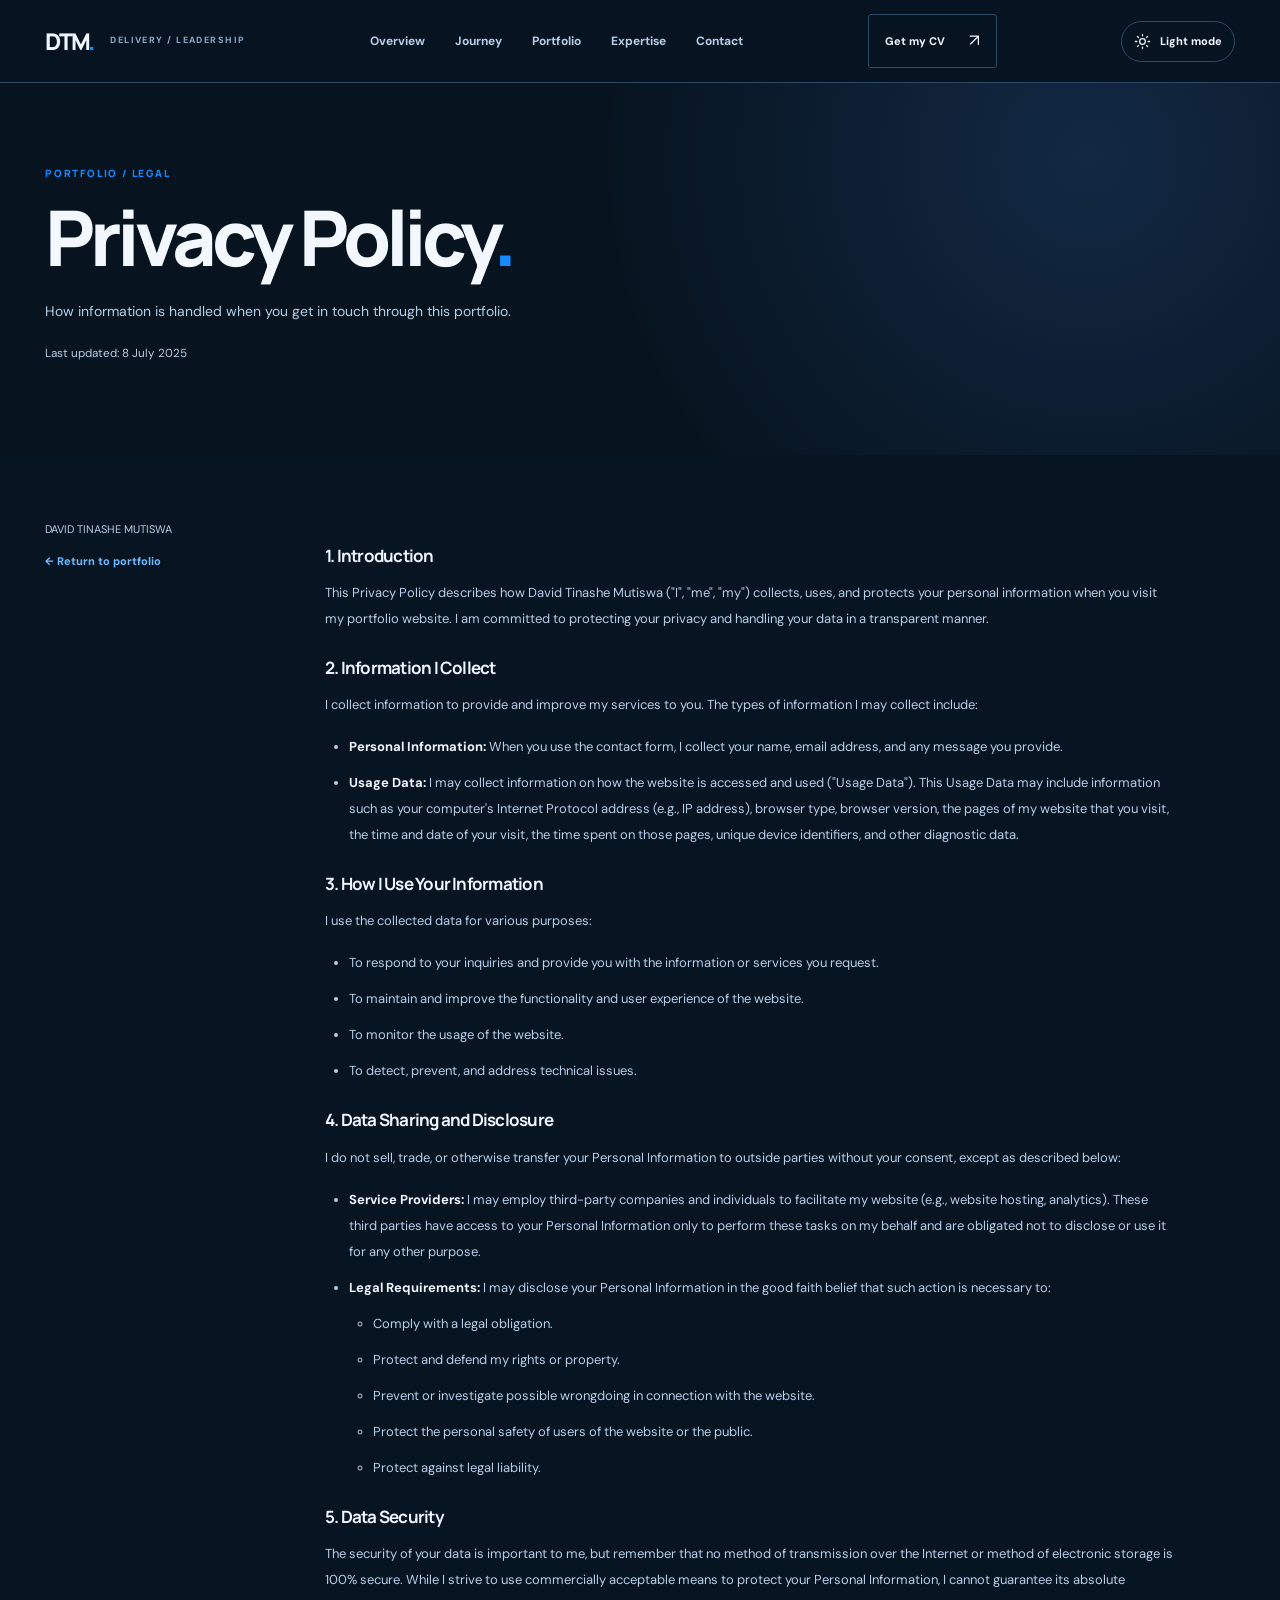
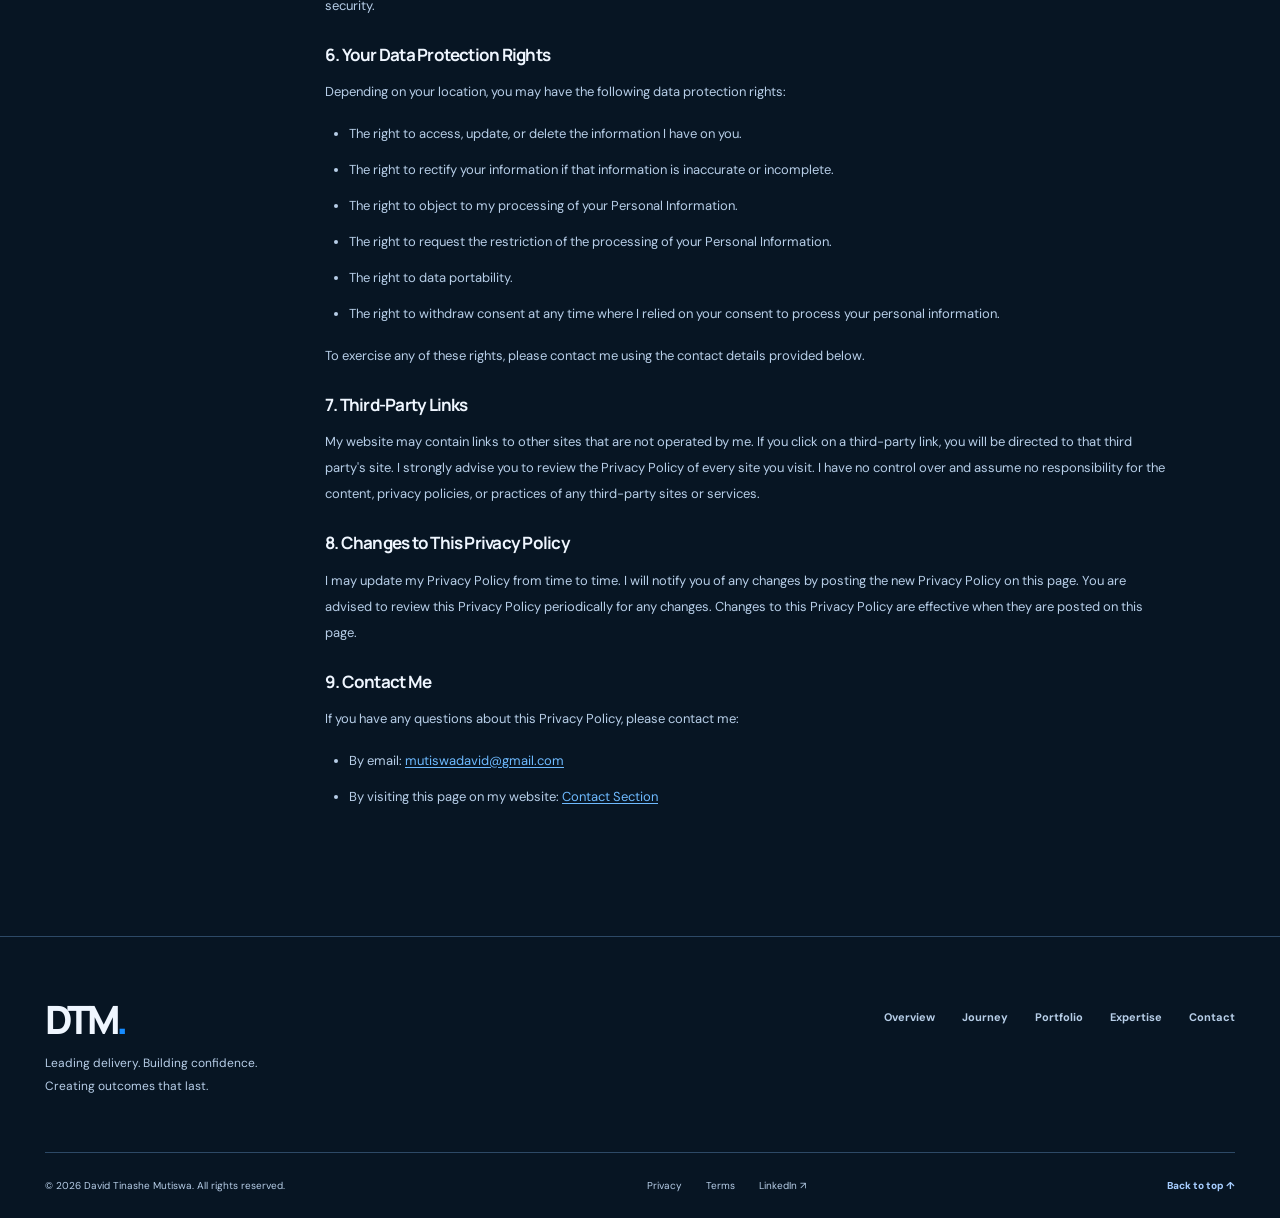
<file: privacy.html>
<!DOCTYPE html>
<html data-theme="dark" lang="en"><head><meta charset="utf-8"/><meta content="width=device-width, initial-scale=1" name="viewport"/><meta content="#081620" name="theme-color"/><meta content="Privacy Policy for the portfolio of David Tinashe Mutiswa." name="description"/><title>Privacy Policy — David Tinashe Mutiswa</title><link href="favicon.svg?v=blue-20261017-2" rel="icon" type="image/svg+xml"/><link href="https://fonts.googleapis.com" rel="preconnect"/><link crossorigin="" href="https://fonts.gstatic.com" rel="preconnect"/><script>try{document.documentElement.dataset.theme=localStorage.getItem('dtm-theme')==='light'?'light':'dark'}catch(e){document.documentElement.dataset.theme='dark'}</script><link href="https://fonts.googleapis.com/css2?family=DM+Sans:wght@400;500;600;700&amp;family=Manrope:wght@400;500;600;700;800&amp;display=swap" rel="stylesheet"/><link href="style.css?v=blue-20261017-2" rel="stylesheet"/><script defer="" src="script.js"></script></head><body><a class="skip-link" href="#main">Skip to main content</a><div class="reading-progress"><span></span></div><header class="site-header" id="top"><div class="container header-inner"><a aria-label="David Tinashe Mutiswa home" class="brand" href="index.html#home"><span class="brand-mark">DTM<span class="brand-dot">.</span></span><span class="brand-caption">DELIVERY / LEADERSHIP</span></a><nav aria-label="Main navigation" class="primary-nav" id="primary-nav"><a href="index.html#about">Overview</a><a href="index.html#experience">Journey</a><a href="index.html#projects">Portfolio</a><a href="index.html#expertise">Expertise</a><a href="index.html#contact">Contact</a></nav><a class="header-action" download="David_Tinashe_Mutiswa_CV.pdf" href="cv.pdf">Get my CV <span aria-hidden="true">↗</span></a><button aria-label="Switch to light theme" class="theme-toggle" title="Switch to light theme" type="button"><svg aria-hidden="true" class="theme-icon theme-sun" fill="none" stroke="currentColor" stroke-linecap="round" stroke-linejoin="round" stroke-width="1.8" viewbox="0 0 24 24" xmlns="http://www.w3.org/2000/svg"><circle cx="12" cy="12" r="4"></circle><path d="M12 2v2m0 16v2M4.9 4.9l1.4 1.4m11.4 11.4 1.4 1.4M2 12h2m16 0h2M4.9 19.1l1.4-1.4M17.7 6.3l1.4-1.4"></path></svg><svg aria-hidden="true" class="theme-icon theme-moon" fill="none" stroke="currentColor" stroke-linecap="round" stroke-linejoin="round" stroke-width="1.8" viewbox="0 0 24 24" xmlns="http://www.w3.org/2000/svg"><path d="M20.5 14.1A8.6 8.6 0 0 1 9.9 3.5 8.8 8.8 0 1 0 20.5 14.1Z"></path></svg><span class="theme-toggle-text">Light mode</span></button><button aria-controls="primary-nav" aria-expanded="false" aria-label="Open menu" class="menu-toggle" type="button"><span></span><span></span><span></span></button></div></header><main id="main"><section class="legal-hero"><div class="container"><span class="section-no">PORTFOLIO / LEGAL</span><h1>Privacy Policy<span style="color:var(--accent)">.</span></h1><p>How information is handled when you get in touch through this portfolio.</p><p><small>Last updated: 8 July 2025</small></p></div></section><section class="legal-content"><div class="container legal-layout"><aside class="legal-sidebar">DAVID TINASHE MUTISWA<a href="index.html">← Return to portfolio</a></aside><div class="legal-body"><h3>1. Introduction</h3><p>This Privacy Policy describes how David Tinashe Mutiswa ("I", "me", "my") collects, uses, and protects your personal information when you visit my portfolio website. I am committed to protecting your privacy and handling your data in a transparent manner.</p><h3>2. Information I Collect</h3><p>I collect information to provide and improve my services to you. The types of information I may collect include:</p><ul>
<li><strong>Personal Information:</strong> When you use the contact form, I collect your name, email address, and any message you provide.</li>
<li><strong>Usage Data:</strong> I may collect information on how the website is accessed and used ("Usage Data"). This Usage Data may include information such as your computer's Internet Protocol address (e.g., IP address), browser type, browser version, the pages of my website that you visit, the time and date of your visit, the time spent on those pages, unique device identifiers, and other diagnostic data.</li>
</ul><h3>3. How I Use Your Information</h3><p>I use the collected data for various purposes:</p><ul>
<li>To respond to your inquiries and provide you with the information or services you request.</li>
<li>To maintain and improve the functionality and user experience of the website.</li>
<li>To monitor the usage of the website.</li>
<li>To detect, prevent, and address technical issues.</li>
</ul><h3>4. Data Sharing and Disclosure</h3><p>I do not sell, trade, or otherwise transfer your Personal Information to outside parties without your consent, except as described below:</p><ul>
<li><strong>Service Providers:</strong> I may employ third-party companies and individuals to facilitate my website (e.g., website hosting, analytics). These third parties have access to your Personal Information only to perform these tasks on my behalf and are obligated not to disclose or use it for any other purpose.</li>
<li><strong>Legal Requirements:</strong> I may disclose your Personal Information in the good faith belief that such action is necessary to:
                        <ul>
<li>Comply with a legal obligation.</li>
<li>Protect and defend my rights or property.</li>
<li>Prevent or investigate possible wrongdoing in connection with the website.</li>
<li>Protect the personal safety of users of the website or the public.</li>
<li>Protect against legal liability.</li>
</ul>
</li>
</ul><h3>5. Data Security</h3><p>The security of your data is important to me, but remember that no method of transmission over the Internet or method of electronic storage is 100% secure. While I strive to use commercially acceptable means to protect your Personal Information, I cannot guarantee its absolute security.</p><h3>6. Your Data Protection Rights</h3><p>Depending on your location, you may have the following data protection rights:</p><ul>
<li>The right to access, update, or delete the information I have on you.</li>
<li>The right to rectify your information if that information is inaccurate or incomplete.</li>
<li>The right to object to my processing of your Personal Information.</li>
<li>The right to request the restriction of the processing of your Personal Information.</li>
<li>The right to data portability.</li>
<li>The right to withdraw consent at any time where I relied on your consent to process your personal information.</li>
</ul><p>To exercise any of these rights, please contact me using the contact details provided below.</p><h3>7. Third-Party Links</h3><p>My website may contain links to other sites that are not operated by me. If you click on a third-party link, you will be directed to that third party's site. I strongly advise you to review the Privacy Policy of every site you visit. I have no control over and assume no responsibility for the content, privacy policies, or practices of any third-party sites or services.</p><h3>8. Changes to This Privacy Policy</h3><p>I may update my Privacy Policy from time to time. I will notify you of any changes by posting the new Privacy Policy on this page. You are advised to review this Privacy Policy periodically for any changes. Changes to this Privacy Policy are effective when they are posted on this page.</p><h3>9. Contact Me</h3><p>If you have any questions about this Privacy Policy, please contact me:</p><ul>
<li>By email: <a href="mailto:mutiswadavid@gmail.com">mutiswadavid@gmail.com</a></li>
<li>By visiting this page on my website: <a href="index.html#contact">Contact Section</a></li>
</ul></div></div></section></main><footer class="site-footer"><div class="container"><div class="footer-top"><div><a class="footer-brand" href="index.html">DTM<span>.</span></a><p>Leading delivery. Building confidence.<br/>Creating outcomes that last.</p></div><div class="footer-nav"><a href="index.html#about">Overview</a><a href="index.html#experience">Journey</a><a href="index.html#projects">Portfolio</a><a href="index.html#expertise">Expertise</a><a href="index.html#contact">Contact</a></div></div><div class="footer-bottom"><span>© <span class="current-year">2026</span> David Tinashe Mutiswa. All rights reserved.</span><div><a href="privacy.html">Privacy</a><a href="terms.html">Terms</a><a href="https://www.linkedin.com/in/tinashe-shenjere-8211621a4/" rel="noopener noreferrer" target="_blank">LinkedIn ↗</a></div><a class="to-top" href="#top">Back to top ↑</a></div></div></footer></body></html>
</file>
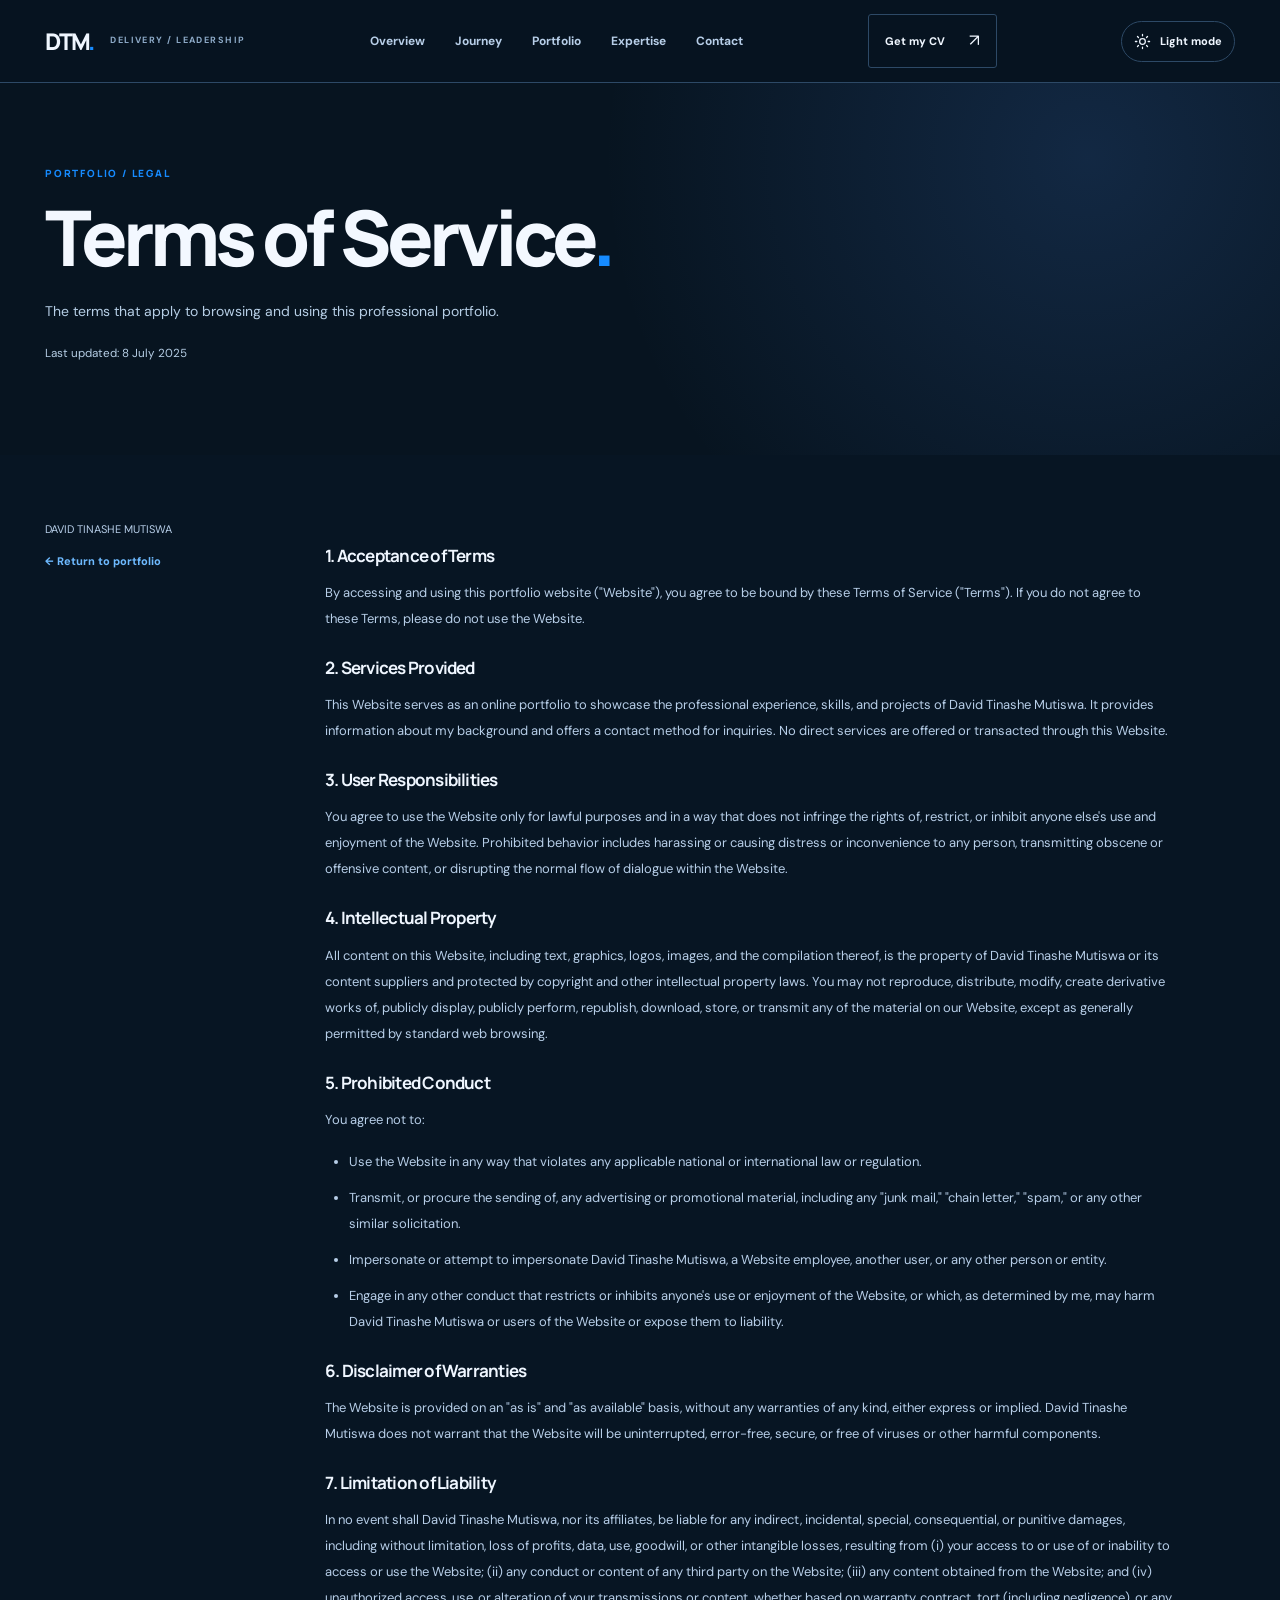
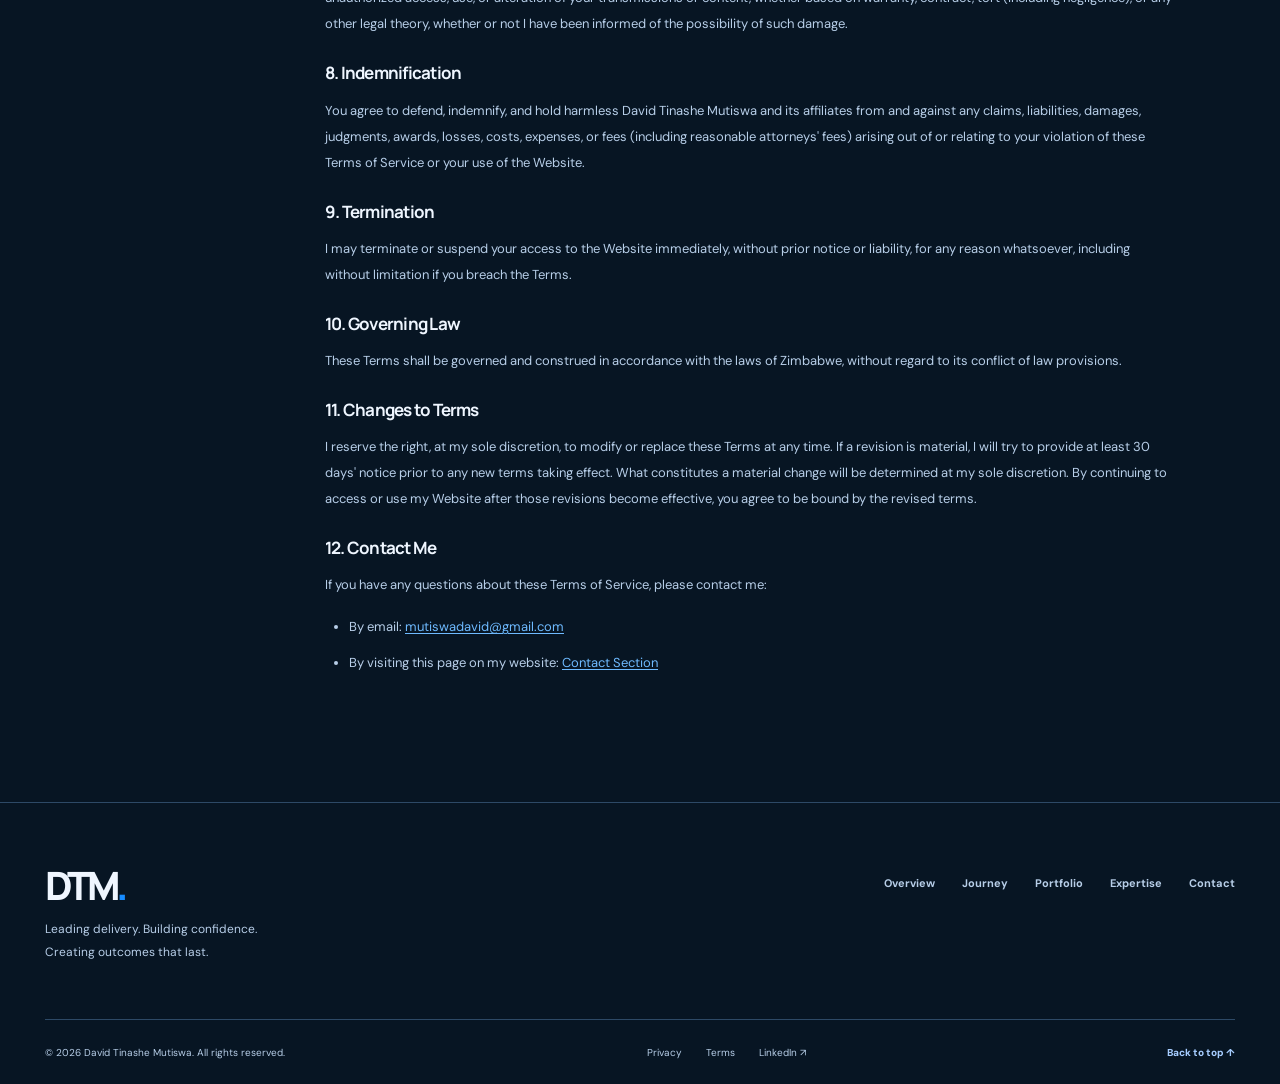
<file: terms.html>
<!DOCTYPE html>
<html data-theme="dark" lang="en"><head><meta charset="utf-8"/><meta content="width=device-width, initial-scale=1" name="viewport"/><meta content="#081620" name="theme-color"/><meta content="Terms of Service for the portfolio of David Tinashe Mutiswa." name="description"/><title>Terms of Service — David Tinashe Mutiswa</title><link href="favicon.svg?v=blue-20261017-2" rel="icon" type="image/svg+xml"/><link href="https://fonts.googleapis.com" rel="preconnect"/><link crossorigin="" href="https://fonts.gstatic.com" rel="preconnect"/><script>try{document.documentElement.dataset.theme=localStorage.getItem('dtm-theme')==='light'?'light':'dark'}catch(e){document.documentElement.dataset.theme='dark'}</script><link href="https://fonts.googleapis.com/css2?family=DM+Sans:wght@400;500;600;700&amp;family=Manrope:wght@400;500;600;700;800&amp;display=swap" rel="stylesheet"/><link href="style.css?v=blue-20261017-2" rel="stylesheet"/><script defer="" src="script.js"></script></head><body><a class="skip-link" href="#main">Skip to main content</a><div class="reading-progress"><span></span></div><header class="site-header" id="top"><div class="container header-inner"><a aria-label="David Tinashe Mutiswa home" class="brand" href="index.html#home"><span class="brand-mark">DTM<span class="brand-dot">.</span></span><span class="brand-caption">DELIVERY / LEADERSHIP</span></a><nav aria-label="Main navigation" class="primary-nav" id="primary-nav"><a href="index.html#about">Overview</a><a href="index.html#experience">Journey</a><a href="index.html#projects">Portfolio</a><a href="index.html#expertise">Expertise</a><a href="index.html#contact">Contact</a></nav><a class="header-action" download="David_Tinashe_Mutiswa_CV.pdf" href="cv.pdf">Get my CV <span aria-hidden="true">↗</span></a><button aria-label="Switch to light theme" class="theme-toggle" title="Switch to light theme" type="button"><svg aria-hidden="true" class="theme-icon theme-sun" fill="none" stroke="currentColor" stroke-linecap="round" stroke-linejoin="round" stroke-width="1.8" viewbox="0 0 24 24" xmlns="http://www.w3.org/2000/svg"><circle cx="12" cy="12" r="4"></circle><path d="M12 2v2m0 16v2M4.9 4.9l1.4 1.4m11.4 11.4 1.4 1.4M2 12h2m16 0h2M4.9 19.1l1.4-1.4M17.7 6.3l1.4-1.4"></path></svg><svg aria-hidden="true" class="theme-icon theme-moon" fill="none" stroke="currentColor" stroke-linecap="round" stroke-linejoin="round" stroke-width="1.8" viewbox="0 0 24 24" xmlns="http://www.w3.org/2000/svg"><path d="M20.5 14.1A8.6 8.6 0 0 1 9.9 3.5 8.8 8.8 0 1 0 20.5 14.1Z"></path></svg><span class="theme-toggle-text">Light mode</span></button><button aria-controls="primary-nav" aria-expanded="false" aria-label="Open menu" class="menu-toggle" type="button"><span></span><span></span><span></span></button></div></header><main id="main"><section class="legal-hero"><div class="container"><span class="section-no">PORTFOLIO / LEGAL</span><h1>Terms of Service<span style="color:var(--accent)">.</span></h1><p>The terms that apply to browsing and using this professional portfolio.</p><p><small>Last updated: 8 July 2025</small></p></div></section><section class="legal-content"><div class="container legal-layout"><aside class="legal-sidebar">DAVID TINASHE MUTISWA<a href="index.html">← Return to portfolio</a></aside><div class="legal-body"><h3>1. Acceptance of Terms</h3><p>By accessing and using this portfolio website ("Website"), you agree to be bound by these Terms of Service ("Terms"). If you do not agree to these Terms, please do not use the Website.</p><h3>2. Services Provided</h3><p>This Website serves as an online portfolio to showcase the professional experience, skills, and projects of David Tinashe Mutiswa. It provides information about my background and offers a contact method for inquiries. No direct services are offered or transacted through this Website.</p><h3>3. User Responsibilities</h3><p>You agree to use the Website only for lawful purposes and in a way that does not infringe the rights of, restrict, or inhibit anyone else's use and enjoyment of the Website. Prohibited behavior includes harassing or causing distress or inconvenience to any person, transmitting obscene or offensive content, or disrupting the normal flow of dialogue within the Website.</p><h3>4. Intellectual Property</h3><p>All content on this Website, including text, graphics, logos, images, and the compilation thereof, is the property of David Tinashe Mutiswa or its content suppliers and protected by copyright and other intellectual property laws. You may not reproduce, distribute, modify, create derivative works of, publicly display, publicly perform, republish, download, store, or transmit any of the material on our Website, except as generally permitted by standard web browsing.</p><h3>5. Prohibited Conduct</h3><p>You agree not to:</p><ul>
<li>Use the Website in any way that violates any applicable national or international law or regulation.</li>
<li>Transmit, or procure the sending of, any advertising or promotional material, including any "junk mail," "chain letter," "spam," or any other similar solicitation.</li>
<li>Impersonate or attempt to impersonate David Tinashe Mutiswa, a Website employee, another user, or any other person or entity.</li>
<li>Engage in any other conduct that restricts or inhibits anyone's use or enjoyment of the Website, or which, as determined by me, may harm David Tinashe Mutiswa or users of the Website or expose them to liability.</li>
</ul><h3>6. Disclaimer of Warranties</h3><p>The Website is provided on an "as is" and "as available" basis, without any warranties of any kind, either express or implied. David Tinashe Mutiswa does not warrant that the Website will be uninterrupted, error-free, secure, or free of viruses or other harmful components.</p><h3>7. Limitation of Liability</h3><p>In no event shall David Tinashe Mutiswa, nor its affiliates, be liable for any indirect, incidental, special, consequential, or punitive damages, including without limitation, loss of profits, data, use, goodwill, or other intangible losses, resulting from (i) your access to or use of or inability to access or use the Website; (ii) any conduct or content of any third party on the Website; (iii) any content obtained from the Website; and (iv) unauthorized access, use, or alteration of your transmissions or content, whether based on warranty, contract, tort (including negligence), or any other legal theory, whether or not I have been informed of the possibility of such damage.</p><h3>8. Indemnification</h3><p>You agree to defend, indemnify, and hold harmless David Tinashe Mutiswa and its affiliates from and against any claims, liabilities, damages, judgments, awards, losses, costs, expenses, or fees (including reasonable attorneys' fees) arising out of or relating to your violation of these Terms of Service or your use of the Website.</p><h3>9. Termination</h3><p>I may terminate or suspend your access to the Website immediately, without prior notice or liability, for any reason whatsoever, including without limitation if you breach the Terms.</p><h3>10. Governing Law</h3><p>These Terms shall be governed and construed in accordance with the laws of Zimbabwe, without regard to its conflict of law provisions.</p><h3>11. Changes to Terms</h3><p>I reserve the right, at my sole discretion, to modify or replace these Terms at any time. If a revision is material, I will try to provide at least 30 days' notice prior to any new terms taking effect. What constitutes a material change will be determined at my sole discretion. By continuing to access or use my Website after those revisions become effective, you agree to be bound by the revised terms.</p><h3>12. Contact Me</h3><p>If you have any questions about these Terms of Service, please contact me:</p><ul>
<li>By email: <a href="mailto:mutiswadavid@gmail.com">mutiswadavid@gmail.com</a></li>
<li>By visiting this page on my website: <a href="index.html#contact">Contact Section</a></li>
</ul></div></div></section></main><footer class="site-footer"><div class="container"><div class="footer-top"><div><a class="footer-brand" href="index.html">DTM<span>.</span></a><p>Leading delivery. Building confidence.<br/>Creating outcomes that last.</p></div><div class="footer-nav"><a href="index.html#about">Overview</a><a href="index.html#experience">Journey</a><a href="index.html#projects">Portfolio</a><a href="index.html#expertise">Expertise</a><a href="index.html#contact">Contact</a></div></div><div class="footer-bottom"><span>© <span class="current-year">2026</span> David Tinashe Mutiswa. All rights reserved.</span><div><a href="privacy.html">Privacy</a><a href="terms.html">Terms</a><a href="https://www.linkedin.com/in/tinashe-shenjere-8211621a4/" rel="noopener noreferrer" target="_blank">LinkedIn ↗</a></div><a class="to-top" href="#top">Back to top ↑</a></div></div></footer></body></html>
</file>
<file: style.css>
/* DTM | Technology delivery portfolio | Electric-blue identity */
:root{--ink:#102330;--deep:#081620;--deep2:#102731;--muted:#5e6772;--paper:#f6f6f2;--white:#fff;--soft:#edf0e9;--line:#dce2dc;--accent:#438cff;--accent-on:#071b31;--mint:#89c0ff;--gold:#87a8dc;--font:'DM Sans',Arial,sans-serif;--head:'Manrope',Arial,sans-serif;--page:1220px;--header-height:83px;--ease:cubic-bezier(.2,.8,.2,1)}
*{box-sizing:border-box}html{scroll-behavior:smooth;scroll-padding-top:95px}body{margin:0;min-width:320px;background:var(--paper);font:400 16px/1.72 var(--font);color:var(--ink);-webkit-font-smoothing:antialiased;overflow-x:hidden}button,input,textarea{font:inherit}button{cursor:pointer}img{max-width:100%}a{text-decoration:none;color:inherit}::selection{background:#89bdff;color:#071620}:focus-visible{outline:3px solid #438cff;outline-offset:4px}h1,h2,h3,p{margin-top:0}h1,h2,h3{font-family:var(--head);letter-spacing:-.045em}p{margin-bottom:1rem}.container{width:min(calc(100% - 90px),var(--page));margin-inline:auto}.sr-only{position:absolute;width:1px;height:1px;padding:0;margin:-1px;overflow:hidden;clip:rect(0,0,0,0);white-space:nowrap;border:0}.skip-link{position:fixed;left:1rem;top:-90px;z-index:9999;background:var(--accent);padding:.7rem 1rem;border-radius:6px;color:var(--accent-on)}.skip-link:focus{top:1rem}.reading-progress{position:fixed;inset:0 0 auto;z-index:2000;height:3px;pointer-events:none}.reading-progress span{display:block;width:100%;height:100%;background:var(--accent);transform:scaleX(0);transform-origin:left}
/* Header */
.site-header{height:var(--header-height);position:sticky;top:0;z-index:90;color:#f1f7ff;background:rgba(8,22,32,.97);border-bottom:1px solid rgba(255,255,255,.09);backdrop-filter:blur(18px)}.header-inner{height:100%;display:flex;align-items:center;justify-content:space-between;gap:28px}.brand{display:flex;align-items:center;gap:17px;flex-shrink:0}.brand-mark{font:800 23px/1 var(--head);letter-spacing:-.095em}.brand-dot{color:var(--accent)}.brand-caption{font-size:9px;line-height:1.45;font-weight:700;letter-spacing:.16em;color:#b6cbe2}.brand-divide{color:var(--accent);padding:0 3px}.primary-nav{display:flex;align-items:center;gap:30px}.primary-nav a{position:relative;white-space:nowrap;font-size:12px;font-weight:700;color:#b7c9e1;transition:color .2s}.primary-nav a::after{content:"";position:absolute;bottom:-9px;left:0;width:100%;height:1px;background:var(--accent);transform:scaleX(0);transform-origin:left;transition:transform .3s var(--ease)}.primary-nav a:hover,.primary-nav a.active{color:white}.primary-nav a:hover::after,.primary-nav a.active::after{transform:scaleX(1)}.header-action{display:inline-flex;align-items:center;gap:24px;white-space:nowrap;border:1px solid rgba(255,255,255,.27);border-radius:3px;padding:11px 16px;font-size:11px;font-weight:800;transition:background .25s,color .25s}.header-action:hover{background:var(--accent);color:var(--accent-on)}.header-action span{font-size:17px;font-weight:400}.menu-toggle{display:none;border:0;background:transparent;width:42px;height:42px;padding:10px}.menu-toggle span{display:block;height:2px;width:23px;margin:5px 0;background:#fff;transition:transform .3s,opacity .3s}
/* Hero */
.hero{position:relative;isolation:isolate;background:var(--deep);color:#fff;overflow:hidden}.hero::before{content:"";position:absolute;inset:0;pointer-events:none;opacity:.12;background-image:radial-gradient(#9cc8ff .65px,transparent .8px);background-size:26px 26px;mask-image:linear-gradient(to right,transparent 20%,#000)}.hero-glow{position:absolute;pointer-events:none;filter:blur(25px);border-radius:50%;opacity:.38}.glow-one{height:600px;width:700px;background:radial-gradient(ellipse,rgba(55,110,215,.27),transparent 68%);top:-250px;right:-130px}.glow-two{height:340px;width:540px;background:radial-gradient(ellipse,rgba(44,106,234,.2),transparent 70%);bottom:-250px;left:20%}.hero-grid{min-height:690px;display:grid;grid-template-columns:minmax(0,1.16fr) minmax(0,.84fr);gap:66px;align-items:center;padding-top:72px;padding-bottom:52px;position:relative}.hero-copy{z-index:2;padding-top:8px}.eyebrow{display:flex;align-items:center;gap:13px;font-size:10px;letter-spacing:.145em;font-weight:800}.eyebrow-light{color:#eaf3ff}.eyebrow-line{display:inline-block;width:27px;height:1px;background:var(--accent);flex-shrink:0}.eyebrow-muted{color:#838c96}.hero h1{font-size:clamp(3.2rem,5.4vw,5.65rem);font-weight:700;line-height:1.085;letter-spacing:-.075em;margin:29px 0 27px;max-width:750px}.hero h1 span{color:var(--accent)}.hero h1 em{font-style:normal;color:#f0f6ff}.hero-role{font-family:var(--head);font-weight:800;letter-spacing:.015em;font-size:12px;line-height:1.8;color:#438cff;margin-bottom:21px}.role-separator{margin-inline:6px;color:#656f7b}.hero-intro{color:#b3bbc5;font-size:15px;line-height:1.95;max-width:550px}.hero-buttons{margin:30px 0 44px;display:flex;align-items:center;flex-wrap:wrap;gap:12px}.button{min-height:49px;display:inline-flex;gap:27px;align-items:center;justify-content:space-between;padding:11px 19px;border-radius:4px;font-size:12px;font-weight:800;letter-spacing:.007em;transition:transform .3s var(--ease),background .3s,box-shadow .3s;text-align:left}.button:hover{transform:translateY(-3px)}.button-lime{background:var(--accent);color:var(--accent-on);border:1px solid var(--accent)}.button-lime:hover{background:#2c79ed;box-shadow:0 9px 25px rgba(67,140,255,.16)}.button-outline{border:1px solid #525d6a;background:transparent;color:white}.button-outline:hover{border-color:#72acff;background:rgba(255,255,255,.07)}.button .arrow{font-size:19px;line-height:1}.hero-footnote{font-size:11px;color:#a5adb7;display:flex;align-items:center;flex-wrap:wrap;gap:9px}.footnote-divider{color:#717b88}.pulse-dot{width:7px;height:7px;border-radius:50%;background:var(--accent);box-shadow:0 0 0 4px rgba(67,140,255,.12);animation:breathe 3s infinite}@keyframes breathe{50%{box-shadow:0 0 0 8px rgba(67,140,255,.04)}}
.hero-visual{position:relative;min-height:560px;display:flex;align-items:center;justify-content:center}.portrait-grid{position:absolute;right:-24px;top:0;width:92%;height:94%;border:1px solid rgba(67,140,255,.13);border-radius:150px 150px 5px 5px;transform:rotate(7deg);pointer-events:none}.portrait-frame{height:520px;width:90%;position:relative;border-radius:220px 220px 5px 5px;overflow:hidden;border:1px solid rgba(67,140,255,.19);box-shadow:0 30px 65px rgba(0,0,0,.28);background:#1d3642}.portrait-frame::after{content:"";position:absolute;inset:0;border:10px solid rgba(9,22,30,.07);border-radius:inherit;pointer-events:none}.hero-portrait{height:100%;width:100%;object-fit:cover;object-position:50% 34%;filter:saturate(.84) contrast(1.01)}.portrait-shade{position:absolute;inset:40% 0 0;background:linear-gradient(transparent 35%,rgba(6,19,27,.95))}.portrait-footer{position:absolute;bottom:19px;left:24px;right:24px;display:flex;align-items:center;justify-content:space-between;gap:10px;color:#eef6ff;font:800 10px var(--head);letter-spacing:.12em}.portrait-footer span:last-child{font-size:9px;font-weight:600;color:#becac6}.visual-stamp{position:absolute;z-index:1;background:rgba(244,247,235,.96);border:1px solid rgba(0,0,0,.05);box-shadow:0 19px 40px rgba(0,0,0,.17);color:var(--ink)}.stamp-top{right:-21px;top:65px;padding:17px 19px;display:flex;flex-direction:column;gap:4px;min-width:195px;border-radius:3px;animation:float-one 7s ease-in-out infinite}.mini-label{font-size:8px;letter-spacing:.19em;font-weight:800;color:#6baaff}.stamp-top strong{font:800 14px var(--head)}.stamp-top>span:last-child{font-size:10px;color:#535c68}.stamp-bottom{left:-29px;bottom:62px;padding:13px 18px;display:flex;align-items:center;gap:12px;border-radius:4px;animation:float-two 8s ease-in-out infinite}.stamp-icon{width:40px;height:40px;display:grid;place-items:center;border-radius:50%;background:var(--accent);font-size:25px}.stamp-bottom strong{display:block;font:800 16px var(--head)}.stamp-bottom small{display:block;font-size:10px;color:#535c68}@keyframes float-one{50%{transform:translateY(-8px)}}@keyframes float-two{50%{transform:translateY(8px)}}.hero-bottom{display:flex;justify-content:space-between;align-items:center;padding:0 0 22px;color:#758292;letter-spacing:.18em;font-size:9px;font-weight:800}.hero-bottom-cross{color:var(--accent);margin:0 10px}.scroll-prompt{display:inline-flex;align-items:center;gap:16px}.scroll-line{width:42px;height:1px;background:#52666d;position:relative;overflow:hidden}.scroll-line::after{content:"";position:absolute;inset:0 auto 0 0;width:13px;background:var(--accent);animation:scrollLine 2s ease-in-out infinite}@keyframes scrollLine{from{transform:translateX(-14px)}to{transform:translateX(52px)}}
/* Metrics */
.impact{background:#e9ede6;padding:29px 0 36px;border-bottom:1px solid #d8dfd8}.impact-header{display:flex;gap:22px;align-items:center;padding:0 0 22px;border-bottom:1px solid #d2dbd3}.small-label{font-size:10px;font-weight:800;letter-spacing:.17em;color:#737c87}.little-dash{color:#76acfa}.impact-header .small-label{margin:0}.impact-header h2{font-size:16px;letter-spacing:-.04em;margin:0}.metric-grid{display:grid;grid-template-columns:repeat(5,1fr);gap:2px;padding-top:23px}.metric{display:flex;flex-direction:column;min-width:0;border-right:1px solid #cfd9d1;padding:5px 24px}.metric:first-child{padding-left:0}.metric:last-child{border:0}.metric strong{font:800 clamp(2.3rem,4vw,3.35rem)/1 var(--head);letter-spacing:-.095em;color:#142131;display:block}.metric-plus{color:#6baaff}.metric>span{color:#636b74;font-size:11px;line-height:1.65;margin-top:12px;font-weight:700}
/* Section base */
.section{padding:117px 0}.section-no{font:800 10px var(--head);letter-spacing:.18em;color:#727b85;display:block}.display-heading{font-weight:800;letter-spacing:-.065em;line-height:1.19;font-size:clamp(2.4rem,4.3vw,4.15rem);max-width:860px;margin:16px 0 28px}.display-heading span{color:#82b9ff}.lead-text{font:600 clamp(1.12rem,1.75vw,1.38rem)/1.85 var(--font);color:#253944;letter-spacing:-.015em}.section-top{display:flex;justify-content:space-between;gap:50px;align-items:end;margin-bottom:46px}.section-top>div{max-width:720px}.section-top .display-heading{margin-bottom:0}.section-top>p{max-width:340px;color:#697079;font-size:13px;line-height:1.9;margin-bottom:7px}
/* About */
.about-section{background:var(--paper)}.about-layout{display:grid;grid-template-columns:200px minmax(0,1fr);gap:90px}.section-aside{padding-top:16px}.aside-motif{width:110px;margin-top:100px;display:flex;align-items:end;gap:9px;height:120px;opacity:.42}.aside-motif span{display:block;background:#6ca8ff;width:27px;border-radius:2px 2px 0 0}.aside-motif span:nth-child(1){height:53px}.aside-motif span:nth-child(2){height:98px}.aside-motif span:nth-child(3){height:73px}.accent-label{color:#79adf9;margin:0}.about-section .display-heading{max-width:790px}.about-section .section-body>p:not(.small-label){max-width:810px}.about-section .section-body>p:not(.lead-text):not(.small-label){color:#646c75;font-size:14px;line-height:2}.focus-grid{display:grid;grid-template-columns:repeat(3,1fr);gap:16px;margin-top:39px}.focus-card{position:relative;padding:24px 22px 18px;border:1px solid var(--line);background:#fff;transition:transform .3s,border-color .3s,box-shadow .3s}.focus-card:hover{transform:translateY(-5px);border-color:#6698df;box-shadow:0 18px 35px rgba(15,46,90,.06)}.focus-number{font:800 11px var(--head);color:#82b9ff}.focus-card h3{font-size:17px;margin:26px 0 10px;letter-spacing:-.04em}.focus-card p{font-size:12px;line-height:1.85;color:#6c747d;margin:0}
/* Journey */
.journey-section{background:#ebf2fc}.journey-layout{display:grid;grid-template-columns:minmax(0,1.44fr) minmax(260px,.72fr);gap:76px}.timeline{position:relative;padding-left:27px}.timeline::before{content:"";position:absolute;top:13px;bottom:38px;left:5px;width:1px;background:#aab3bd}.timeline-item{position:relative;display:grid;grid-template-columns:139px minmax(0,1fr);gap:16px;padding:0 0 42px}.timeline-item:last-child{padding-bottom:0}.timeline-pin{width:11px;height:11px;position:absolute;left:-27px;top:8px;background:#ebf2fc;border:2px solid #848f9c;border-radius:50%}.timeline-item.current .timeline-pin{background:var(--deep);border-color:var(--deep);box-shadow:0 0 0 5px rgba(67,140,255,.18)}.timeline-year{font:800 10px/1.9 var(--head);letter-spacing:.08em;color:#647284;white-space:nowrap;padding-top:2px}.timeline-detail{padding-bottom:26px;border-bottom:1px solid #d5ded9}.timeline-item:last-child .timeline-detail{padding-bottom:0;border:0}.timeline-head{display:flex;align-items:center;gap:12px;flex-wrap:wrap}.timeline-detail h3{font-size:21px;margin-bottom:12px}.timeline-detail p{color:#606973;font-size:13px;line-height:1.9;margin:0}.status-pill{color:#1c4f94;background:#e2efff;border:1px solid #b7d6fc;padding:3px 8px;font-size:8px;letter-spacing:.1em;font-weight:800;border-radius:2px;margin-bottom:11px}.aside-card{min-height:100%;background:#132f4a;color:#f3f8ff;padding:32px;position:relative;overflow:hidden;display:flex;flex-direction:column}.aside-card::before{content:"";position:absolute;right:-100px;top:-100px;width:240px;height:240px;border-radius:50%;border:1px solid rgba(89,151,255,.1);box-shadow:0 0 0 45px rgba(89,151,255,.028),0 0 0 95px rgba(89,151,255,.022)}.aside-card .small-label{color:var(--accent)}.aside-symbol{font-size:88px;line-height:1.1;font-family:var(--head);font-weight:400;color:#abd0ff;margin:30px 0}.aside-card h3{position:relative;font-size:clamp(1.6rem,2.25vw,2.1rem);line-height:1.4;color:#fff;margin:0 0 15px}.aside-card p{position:relative;color:#b4becb;font-size:13px;line-height:1.95}.aside-rule{height:1px;background:#404e60;margin-top:auto}.aside-caption{margin-top:23px;font-size:9px;letter-spacing:.17em;font-weight:800;color:#aab7c7}.aside-caption span{color:var(--accent);margin-inline:7px}
/* Portfolio */
.projects-section{background:var(--paper)}.project-title-row{margin-bottom:32px}.portfolio-toolbar{display:flex;justify-content:space-between;gap:20px;align-items:center;margin-bottom:21px}.filter-list{display:flex;gap:7px;flex-wrap:wrap}.filter-chip{border:1px solid #d6dfd8;background:transparent;color:#5c656f;padding:9px 13px;border-radius:4px;font-size:11px;line-height:1.2;font-weight:800;transition:color .25s,border-color .25s,background .25s}.filter-chip:hover{color:#131f2e;border-color:#5997ec}.filter-chip.active{background:#132f4a;border-color:#132f4a;color:#fff}.project-search{display:flex;align-items:center;gap:9px;min-width:190px;border-bottom:1px solid #b8bfc8;color:#66707d;padding-bottom:5px}.project-search input{border:0;background:transparent;width:100%;font-size:12px;color:var(--ink);outline:none}.project-search input::placeholder{color:#848c95}.project-search:focus-within{border-color:#438cff}.portfolio-meta{display:flex;justify-content:space-between;gap:10px;color:#77808a;font-size:9px;letter-spacing:.14em;font-weight:800;border-top:1px solid #dce3dd;padding-top:17px;margin-bottom:20px}.portfolio-meta span:first-child{color:#39485a}.project-grid{display:grid;grid-template-columns:repeat(3,minmax(0,1fr));gap:14px}.project-card{position:relative;display:flex;flex-direction:column;min-height:385px;background:#fff;border:1px solid #e1e6df;border-radius:3px;overflow:hidden;transition:transform .35s var(--ease),box-shadow .35s,border-color .35s}.project-card:hover{transform:translateY(-4px);border-color:#a9b5c3;box-shadow:0 19px 35px rgba(15,46,90,.08)}.project-card.featured{grid-column:span 1;background:#102b49;border-color:#17293f;color:#fff;min-height:425px}.project-card.featured:nth-child(2){background:#163653}.project-top{display:flex;align-items:center;justify-content:space-between;gap:8px;padding:19px 21px;border-bottom:1px solid rgba(90,143,213,.15)}.featured .project-top{border-color:rgba(255,255,255,.12)}.project-index{font-size:9px;font-weight:800;letter-spacing:.1em;color:#878e97}.featured .project-index{color:#c6d7ed}.project-type{color:#67707a;font-size:8px;letter-spacing:.09em;font-weight:800;white-space:nowrap}.featured .project-type{color:var(--accent)}.project-type.delivered{color:#3483eb}.featured .project-type.delivered{color:#8bc3ff}.project-content{padding:21px 23px 24px;flex:1;display:flex;flex-direction:column}.project-industry{color:#68a6ff;font-size:9px;font-weight:800;letter-spacing:.14em;margin:0 0 13px}.featured .project-industry{color:#8cc3ff}.project-content h3{font:800 clamp(19px,1.65vw,24px)/1.33 var(--head);margin:0 0 8px;letter-spacing:-.045em}.project-subtitle{font-size:12px;font-weight:700;color:#526072;margin-bottom:16px}.featured .project-subtitle{color:#b8d6fe}.project-content>p:not(.project-industry):not(.project-subtitle){font-size:12px;line-height:1.85;color:#646d78}.featured .project-content>p:not(.project-industry):not(.project-subtitle){color:#c6d8ed}.project-tags{margin-top:auto;padding-top:14px;display:flex;align-items:center;gap:5px;flex-wrap:wrap}.project-tags span{font:800 9px/1.5 var(--font);color:#616b78;background:#eef5ff;border:1px solid #dbe8fb;padding:5px 8px;border-radius:2px}.featured .project-tags span{color:#d9eafe;background:#254966;border-color:#46698e}.project-detail{border-top:1px solid #e2e8e1;margin-top:auto}.featured .project-detail{border-color:rgba(255,255,255,.12)}.project-detail summary{list-style:none;padding:15px 23px;display:flex;align-items:center;justify-content:space-between;gap:12px;cursor:pointer;font-size:11px;font-weight:800;color:#6eaaff}.project-detail summary::-webkit-details-marker{display:none}.project-detail summary span{font-size:17px;transition:transform .25s}.project-detail[open] summary span{transform:rotate(45deg)}.project-detail summary:hover span{transform:translate(2px,-2px)}.project-detail p{margin:0;padding:0 23px 18px;color:#586371;font-size:12px;line-height:1.85;animation:detailIn .2s ease-out}.featured .project-detail summary{color:#8ac2ff}.featured .project-detail p{color:#a7b5c7}@keyframes detailIn{from{opacity:0;transform:translateY(-4px)}to{opacity:1;transform:translateY(0)}}.project-card[hidden]{display:none!important}.no-results{padding:60px;text-align:center;border:1px dashed #b7bec7;background:white}.no-results p{color:#6d747d}.no-results[hidden]{display:none}.text-button{background:none;border:0;color:#3483eb;font-weight:800;text-decoration:underline}.portfolio-end{display:flex;align-items:center;justify-content:space-between;border-bottom:1px solid #cad9ce;padding:36px 2px 12px;color:#606d7c;font-size:10px;letter-spacing:.16em;font-weight:800}.portfolio-end span:last-child{font-size:23px;line-height:1}
/* Expertise */
.expertise-section{background:#ebf2fc}.expertise-grid{display:grid;grid-template-columns:repeat(4,minmax(0,1fr));gap:14px}.expertise-card{min-height:340px;padding:22px;background:#f8f9f5;border:1px solid #dce5dc;display:flex;flex-direction:column;transition:transform .3s var(--ease),background .3s}.expertise-card:hover{transform:translateY(-5px);background:#fff}.expertise-icon{display:flex;align-items:start;justify-content:space-between;font:800 12px var(--head);color:#6aa9ff;padding-bottom:35px}.expertise-icon span{font:400 24px var(--font);color:#79abed}.expertise-card h3{font-size:18px;line-height:1.5;margin-bottom:14px;letter-spacing:-.045em}.expertise-card p{font-size:12px;line-height:1.9;color:#646d78}.chip-row{display:flex;flex-wrap:wrap;gap:5px;margin-top:auto;padding-top:20px}.chip-row span{font-size:9px;font-weight:800;padding:5px 7px;border:1px solid #d7e3d7;color:#90bdfa}.expertise-bottom{display:grid;grid-template-columns:1fr 1fr;gap:40px;border-top:1px solid #cddbd0;margin-top:32px;padding-top:25px}.expertise-bottom .small-label{color:#79aef8}.expertise-bottom p:last-child{font-size:12px;line-height:2;color:#616a76}.expertise-bottom p:last-child span{color:#637b98;margin:0 4px}
/* Credentials */
.credentials-section{background:#f6f6f2}.credentials-layout{display:grid;grid-template-columns:1fr 1.14fr;gap:90px}.credentials-layout>div:first-child>p{font-size:13px;color:#656e78;max-width:360px;line-height:1.95}.credentials-cards{display:grid;gap:11px}.credential{display:grid;grid-template-columns:65px 1fr 20px;gap:17px;align-items:start;background:#fff;border:1px solid #dfe6df;padding:25px 23px}.credential-date{font:800 12px/1.6 var(--head);color:#647488}.credential small{color:#8f97a1;font-size:9px;letter-spacing:.14em;font-weight:800}.credential h3{font-size:17px;line-height:1.5;margin:4px 0}.credential p{color:#717982;font-size:11px;margin:0}.credential-arrow{color:#798695;font-size:22px}
/* Contact */
.contact-section{background:#0b1d26;color:#fff;position:relative;overflow:hidden;padding:110px 0}.contact-section::after{content:"";pointer-events:none;position:absolute;left:-270px;bottom:-480px;width:850px;height:850px;border:1px solid rgba(100,159,255,.07);border-radius:50%;box-shadow:0 0 0 95px rgba(100,159,255,.02),0 0 0 195px rgba(100,159,255,.01)}.contact-layout{display:grid;grid-template-columns:1fr .96fr;gap:90px;position:relative;z-index:1}.contact-intro{display:flex;flex-direction:column;align-items:flex-start}.contact-intro .section-no{color:var(--accent)}.contact-intro h2{font-weight:800;font-size:clamp(3.1rem,6.8vw,6rem);letter-spacing:-.075em;line-height:1.08;margin:24px 0 27px}.contact-intro h2 em{font-style:normal;color:var(--accent)}.contact-intro>p{font-size:14px;max-width:430px;color:#b4bcc5;line-height:2}.contact-email{color:#fff;font:700 clamp(16px,1.9vw,23px) var(--head);letter-spacing:-.035em;border-bottom:1px solid #808d9c;padding-bottom:9px;margin-top:34px;display:inline-flex;gap:18px;max-width:100%;overflow-wrap:anywhere;transition:color .25s}.contact-email:hover{color:var(--accent)}.contact-email span{color:var(--accent)}.contact-info{display:flex;gap:23px 29px;flex-wrap:wrap;margin-top:auto;padding-top:70px;font-size:11px;color:#9faab8}.contact-info a:hover{color:var(--accent)}.contact-form-wrap{background:#f3f6f1;color:var(--ink);padding:35px;border-radius:3px}.form-heading{display:flex;justify-content:space-between;gap:10px;align-items:center;margin-bottom:26px}.form-heading h3{font-size:22px;margin:0}.form-heading span{color:#768291;font-size:9px;letter-spacing:.14em;font-weight:800}.field-row{display:grid;grid-template-columns:1fr 1fr;gap:14px}.form-field{display:flex;flex-direction:column;gap:7px;margin-bottom:17px}.form-field label{font-size:10px;font-weight:800;color:#414c5a}.form-field label span{color:#b66c58}.form-field input,.form-field textarea{width:100%;padding:13px 13px;outline:0;border:1px solid #d6ded7;background:#fff;border-radius:2px;font-size:12px;color:#17222f;transition:border-color .2s,box-shadow .2s}.form-field textarea{resize:vertical;min-height:115px}.form-field input:focus,.form-field textarea:focus{border-color:#637b98;box-shadow:0 0 0 2px rgba(67,140,255,.1)}.form-field input::placeholder,.form-field textarea::placeholder{color:#9ca2aa}.honeypot{position:absolute;left:-10000px;top:auto;height:1px;width:1px;overflow:hidden}.submit-button{width:100%;min-height:49px;margin-top:3px}.submit-button[disabled]{cursor:wait;opacity:.6}.form-notice{margin:13px 0 0;color:#7b828b;font-size:10px;line-height:1.7}.form-notice a{text-decoration:underline;text-underline-offset:2px}.form-feedback{margin:15px 0 0;padding:10px 12px;border-radius:3px;background:#e1f0ff;color:#104c99;font-weight:700;font-size:12px}.form-feedback.error{background:#f9e8e6;color:#8a3a32}.form-feedback[hidden]{display:none}
/* Footer */
.site-footer{background:#07141c;color:#c0cdc8;padding:55px 0 23px}.footer-top{display:flex;justify-content:space-between;gap:40px;padding-bottom:55px}.footer-brand{font:800 39px var(--head);letter-spacing:-.12em;color:#fff}.footer-brand span{color:var(--accent)}.footer-top p{color:#808b99;font-size:12px;line-height:1.9;margin:6px 0 0}.footer-nav{display:flex;flex-wrap:wrap;align-items:flex-start;gap:27px;padding-top:16px}.footer-nav a{font-size:11px;color:#b3bcc6;font-weight:700}.footer-nav a:hover{color:var(--accent)}.footer-bottom{border-top:1px solid #24363e;padding-top:24px;display:flex;justify-content:space-between;gap:30px;align-items:center;flex-wrap:wrap;font-size:10px;color:#838f9e}.footer-bottom>div{display:flex;gap:24px}.footer-bottom a:hover{color:#438cff}.to-top{color:#a6cdff!important;font-weight:800}
/* Legal pages */
.legal-hero{background:var(--deep);color:#fff;padding:83px 0 75px;position:relative;overflow:hidden}.legal-hero::before{content:"";position:absolute;inset:0;background:radial-gradient(circle at 85% 20%,rgba(74,140,240,.17),transparent 43%)}.legal-hero .container{position:relative}.legal-hero .section-no{color:var(--accent)}.legal-hero h1{font-weight:800;font-size:clamp(2.8rem,6vw,5.3rem);line-height:1.1;letter-spacing:-.065em;margin:15px 0 20px}.legal-hero p{color:#b6bec7;max-width:600px;font-size:14px}.legal-content{background:var(--paper);padding:65px 0 110px}.legal-layout{display:grid;grid-template-columns:215px minmax(0,1fr);gap:65px}.legal-sidebar{font-size:11px;color:#646e7b}.legal-sidebar a{color:#1b62dc;display:block;margin-top:13px;font-weight:800}.legal-body{max-width:850px}.legal-body h2{font-size:21px;line-height:1.5;margin:30px 0 13px;letter-spacing:-.035em}.legal-body h2:first-child{margin-top:0}.legal-body h3{font-size:17px;margin:21px 0 10px}.legal-body p,.legal-body li{font-size:13px;line-height:2;color:#525b67}.legal-body ul{padding-left:24px}.legal-body ul li{margin:10px 0}.legal-body a{text-decoration:underline;text-underline-offset:2px;color:#1762df}.legal-body strong{color:#27323f}.legal-body ul ul{margin-top:6px}
/* Reveals: only applied when JS confirms availability */
.js .reveal{opacity:0;transform:translateY(25px);transition:opacity .85s var(--ease),transform .85s var(--ease)}.js .reveal.is-visible{opacity:1;transform:none}.js .project-grid .reveal:nth-child(3n+2){transition-delay:85ms}.js .project-grid .reveal:nth-child(3n+3){transition-delay:155ms}
@media(max-width:1170px){.container{width:min(calc(100% - 64px),var(--page))}.primary-nav{gap:19px}.hero-grid{gap:35px}.stamp-top{right:-5px}.stamp-bottom{left:-5px}.about-layout{grid-template-columns:160px minmax(0,1fr);gap:55px}.journey-layout{gap:35px}.expertise-grid{grid-template-columns:repeat(2,1fr)}.expertise-card{min-height:285px}.contact-layout{gap:45px}}
@media(max-width:900px){:root{--header-height:72px}.brand-caption{display:none}.site-header .header-action{margin-left:auto}.menu-toggle{display:block;z-index:2}.primary-nav{position:absolute;top:calc(var(--header-height) - 1px);left:0;right:0;padding:14px 32px 24px;background:#0b2029;border-bottom:1px solid #374250;display:none;flex-direction:column;align-items:stretch;gap:0;box-shadow:0 20px 30px rgba(0,0,0,.18)}.primary-nav.open{display:flex}.primary-nav a{padding:14px 0;font-size:14px;border-bottom:1px solid #263342}.primary-nav a::after{display:none}.menu-toggle[aria-expanded=true] span:first-child{transform:translateY(7px) rotate(45deg)}.menu-toggle[aria-expanded=true] span:nth-child(2){opacity:0}.menu-toggle[aria-expanded=true] span:last-child{transform:translateY(-7px) rotate(-45deg)}.hero-grid{grid-template-columns:1fr .77fr;min-height:620px;padding-top:65px;gap:24px}.hero h1{font-size:clamp(2.9rem,6vw,4.25rem)}.hero-visual{min-height:450px}.portrait-frame{height:400px;width:94%}.visual-stamp.stamp-top{right:-7px;top:50px;min-width:auto;padding:12px}.visual-stamp.stamp-top strong{font-size:12px}.visual-stamp.stamp-top span:last-child{display:none}.stamp-bottom{bottom:38px;padding:10px}.stamp-bottom .stamp-icon{width:30px;height:30px;font-size:20px}.metric{padding-inline:15px}.about-layout{display:block}.section-aside{margin-bottom:24px}.aside-motif{display:none}.journey-layout{grid-template-columns:1fr}.aside-card{min-height:370px}.project-grid{grid-template-columns:repeat(2,1fr)}.credentials-layout{gap:35px}.contact-layout{grid-template-columns:1fr}.contact-info{padding-top:32px}.contact-intro h2{max-width:700px}.contact-form-wrap{max-width:760px}.legal-layout{grid-template-columns:1fr;gap:25px}.legal-sidebar a{display:inline-block;margin-right:20px}}
@media(max-width:620px){:root{--header-height:66px}.container{width:calc(100% - 36px)}.header-action{display:none}.hero-grid{grid-template-columns:1fr;padding-top:58px;padding-bottom:55px;gap:35px}.hero-copy{padding:0}.hero h1{font-size:clamp(2.95rem,10.8vw,4.7rem);line-height:1.12;margin:24px 0}.hero-role{font-size:11px;line-height:1.9}.hero-intro{font-size:14px;line-height:1.85}.hero-buttons{gap:9px;margin:25px 0 30px}.button{padding:10px 14px;gap:16px}.hero-footnote{font-size:10px}.hero-visual{min-height:425px;margin:0 16px}.portrait-frame{height:415px;width:min(84%,365px)}.portrait-grid{width:88%;right:3%;top:2%}.stamp-top{top:45px!important;right:0!important}.stamp-bottom{left:-7px;bottom:30px}.hero-bottom{padding-bottom:20px}.hero-bottom>span:last-child{display:none}.impact{padding:25px 0}.impact-header{gap:14px;padding-bottom:15px}.impact-header h2{font-size:14px}.metric-grid{grid-template-columns:repeat(2,1fr);gap:22px 0}.metric{padding:10px 15px 13px;border-right:0;border-bottom:1px solid #cfd9d1}.metric:nth-child(odd){padding-left:0;border-right:1px solid #cfd9d1}.metric:last-child{border-bottom:0}.metric strong{font-size:2.8rem}.metric>span{font-size:10px;margin-top:6px}.section{padding:77px 0}.display-heading{font-size:clamp(2.3rem,9.5vw,3.45rem);margin:13px 0 22px}.section-top{display:block;margin-bottom:30px}.section-top>p{max-width:90%;margin-top:18px}.focus-grid{grid-template-columns:1fr;margin-top:28px;gap:10px}.focus-card{padding:19px}.focus-card h3{margin-top:12px}.timeline{padding-left:20px}.timeline::before{left:2px}.timeline-pin{left:-23px}.timeline-item{display:block;padding-bottom:30px}.timeline-year{margin-bottom:8px}.timeline-detail h3{font-size:19px}.aside-card{min-height:360px}.portfolio-toolbar{display:block}.filter-list{gap:5px}.filter-chip{font-size:10px;padding:9px 10px}.project-search{margin-top:19px;width:100%;padding:8px 0}.portfolio-meta{margin-top:17px}.portfolio-meta span:last-child{display:none}.project-grid{grid-template-columns:1fr;gap:12px}.project-card,.project-card.featured{min-height:350px}.project-content h3{font-size:22px}.project-content{padding:22px}.expertise-grid{grid-template-columns:1fr;gap:10px}.expertise-card{min-height:250px}.expertise-bottom{grid-template-columns:1fr;gap:15px}.credentials-layout{grid-template-columns:1fr;gap:20px}.credential{grid-template-columns:55px 1fr 15px;gap:10px;padding:18px}.credential h3{font-size:15px}.contact-section{padding:85px 0}.contact-intro h2{font-size:clamp(3.2rem,13vw,5.3rem)}.contact-email{font-size:clamp(15px,4vw,21px)}.contact-info{gap:15px}.contact-form-wrap{padding:24px 17px}.field-row{grid-template-columns:1fr;gap:0}.footer-top{display:block;padding-bottom:25px}.footer-nav{gap:14px 23px;padding-top:30px}.footer-bottom{display:block}.footer-bottom>div{margin:14px 0}.to-top{display:inline-block;margin-top:3px}.legal-hero{padding:65px 0}.legal-content{padding:45px 0 75px}}
@media(prefers-reduced-motion:reduce){html{scroll-behavior:auto}*,*::before,*::after{animation-duration:.01ms!important;animation-iteration-count:1!important;transition-duration:.01ms!important;scroll-behavior:auto!important}.js .reveal{opacity:1;transform:none}}

/* ========================================================================
   2026 premium responsive refresh — colour modes, portrait and accessibility
   The deep-navy identity is retained with a high-contrast electric-blue accent.
   ======================================================================== */
:root,
html[data-theme="dark"] {
  color-scheme: dark;
  --canvas: #091725;
  --canvas-alt: #102338;
  --panel: #142b43;
  --panel-raised: #1b3655;
  --ink-on-canvas: #eef5ff;
  --copy-on-canvas: #b7cae0;
  --subtle-on-canvas: #8fa9c7;
  --border-on-canvas: #29486b;
  --accent-link: #89baff;
  --accent-on: #071b31;
  --hero-ground: #081620;
  --hero-foreground: #f3f8ff;
  --hero-copy: #b3cbe6;
  --nav-ground: rgba(8, 22, 32, .96);
  --field-ground: #10283f;
}
html[data-theme="light"] {
  color-scheme: light;
  --canvas: #f7faff;
  --canvas-alt: #edf4ff;
  --panel: #ffffff;
  --panel-raised: #f0f6ff;
  --ink-on-canvas: #142b44;
  --copy-on-canvas: #475e77;
  --subtle-on-canvas: #536f93;
  --border-on-canvas: #d0e0f3;
  --accent-link: #155eef;
  --accent: #155eef;
  --accent-on: #ffffff;
  --hero-ground: #eff6ff;
  --hero-foreground: #122e4c;
  --hero-copy: #496583;
  --nav-ground: rgba(247, 250, 255, .96);
  --field-ground: #ffffff;
}
html { scroll-padding-top: 85px; }
body { background: var(--canvas); color: var(--ink-on-canvas); transition: background-color .32s ease, color .32s ease; }
img { display: block; }
.container { max-width: var(--page); }

/* Consistent navigation + independent theme switcher on all three pages. */
.site-header { background: var(--nav-ground); border-color: var(--border-on-canvas); color: var(--ink-on-canvas); }
.primary-nav a { color: var(--copy-on-canvas); }
.primary-nav a:hover, .primary-nav a.active { color: var(--ink-on-canvas); }
.brand-caption { color: var(--subtle-on-canvas); }
.header-inner { gap: clamp(10px, 1.6vw, 23px); }
.header-action { color: var(--ink-on-canvas); border-color: var(--border-on-canvas); }
.theme-toggle {
  display: inline-flex; align-items: center; justify-content: center; gap: 9px;
  flex-shrink: 0; min-height: 41px; min-width: 41px; padding: 8px 12px;
  border: 1px solid var(--border-on-canvas); border-radius: 999px;
  color: var(--ink-on-canvas); background: transparent;
  font-size: 11px; font-weight: 800; line-height: 1;
  transition: background-color .22s ease, border-color .22s ease, color .22s ease, transform .22s ease;
}
.theme-toggle:hover { background: var(--panel-raised); border-color: #589aec; transform: translateY(-1px); }
.theme-toggle:focus-visible { outline-color: var(--accent-link); }
.theme-icon { width: 17px; height: 17px; flex: 0 0 17px; }
.theme-moon { display: none; }
html[data-theme="light"] .theme-sun { display: none; }
html[data-theme="light"] .theme-moon { display: block; }
.menu-toggle span { background: var(--ink-on-canvas); }

/* Branded hero: keep the supplied image entire and move *all* labels below it. */
.hero { background: var(--hero-ground); color: var(--hero-foreground); }
.hero-grid { grid-template-columns: minmax(0, 1.08fr) minmax(0, .92fr); gap: clamp(36px, 5vw, 80px); align-items: center; padding-block: clamp(54px, 6vw, 90px) 58px; min-height: 650px; }
.hero-copy { min-width: 0; }
.hero .eyebrow-light { color: var(--hero-foreground); }
.hero .eyebrow-muted { color: var(--subtle-on-canvas); }
.hero h1 { font-size: clamp(3rem, 5.25vw, 5.4rem); text-wrap: balance; }
.hero h1 span { color: var(--accent); }
.hero h1 em { color: var(--hero-foreground); }
.hero-intro { color: var(--hero-copy); max-width: 560px; }
.hero-footnote { color: var(--hero-copy); }
.hero .button-outline { color: var(--hero-foreground); border-color: var(--subtle-on-canvas); }
.hero .button-outline:hover { background: var(--panel-raised); }
.hero-visual {
  position: relative; margin: 0; padding: 0;
  display: flex; flex-direction: column; align-items: center; justify-content: flex-start;
  gap: 0; width: 100%; min-height: 0; isolation: isolate;
}
.portrait-grid {
  pointer-events: none; z-index: -1; width: 80%; height: 65%;
  top: 8%; right: -1%; transform: rotate(6deg); opacity: .7;
  border-radius: 44% 44% 7px 7px;
}
.portrait-frame {
  position: relative; width: min(100%, 390px); height: auto;
  aspect-ratio: 1277 / 1536; flex: none;
  border-radius: 46% 46% 5px 5px; overflow: hidden;
  background: #172b36; box-shadow: 0 27px 64px rgba(0, 0, 0, .24);
}
.portrait-frame::after { border: 1px solid rgba(67, 140, 255, .18); }
.hero-portrait {
  display: block; width: 100%; height: 100%; object-fit: contain;
  object-position: center; filter: none;
}
.portrait-identity {
  width: min(100%, 390px); display: flex; align-items: center; justify-content: space-between;
  gap: 10px; margin: 9px 0 14px;
  font: 800 10px/1.4 var(--head); letter-spacing: .12em; color: var(--hero-foreground);
}
.portrait-identity span:last-child { font-size: 9px; opacity: .68; }
.portrait-notes { display: grid; grid-template-columns: 1.17fr 1fr; width: min(100%, 390px); gap: 10px; }
.portrait-note {
  display: flex; flex-direction: column; justify-content: center; gap: 4px;
  position: relative; background: var(--panel); color: var(--ink-on-canvas);
  border: 1px solid var(--border-on-canvas); border-radius: 6px;
  padding: 13px 15px; min-width: 0;
  transition: transform .28s ease, border-color .28s ease;
}
.portrait-note:hover { transform: translateY(-3px); border-color: #5396f2; }
.portrait-note .mini-label { color: #87b9ff; font-size: 9px; }
.portrait-note strong { display: block; font: 800 clamp(12px, 1.25vw, 15px)/1.25 var(--head); }
.portrait-note small { display: block; font-size: 10px; color: var(--copy-on-canvas); line-height: 1.5; }
.portrait-note-years { flex-direction: row; align-items: center; gap: 11px; }
.portrait-note-years .stamp-icon { width: 34px; height: 34px; font-size: 19px; flex: 0 0 34px; color: var(--accent-on); }
.hero-bottom { color: var(--subtle-on-canvas); }
html[data-theme="light"] .hero h1 span { color: #1b5dcc; }
html[data-theme="light"] .hero-role { color: #164cba; }
html[data-theme="light"] .eyebrow-line, html[data-theme="light"] .scroll-line::after { background: #155eef; }
html[data-theme="light"] .button-outline:hover { background: #e1ecff; }
html[data-theme="light"] .portrait-grid { border-color: #88b8ed; }
html[data-theme="light"] .portrait-note .mini-label { color: #1b5dcc; }
html[data-theme="light"] .role-separator { color: #8f98a4; }
html[data-theme="light"] .pulse-dot { background: #155eef; }

/* True site-wide dark/light switch; not just a hero recolour. */
.impact, .about-section, .journey-section, .projects-section,
.expertise-section, .credentials-section, .legal-content {
  color: var(--ink-on-canvas); border-color: var(--border-on-canvas);
}
.impact, .journey-section, .expertise-section { background: var(--canvas-alt); }
.about-section, .projects-section, .credentials-section, .legal-content { background: var(--canvas); }
.impact-header, .portfolio-meta, .expertise-bottom, .portfolio-end { border-color: var(--border-on-canvas); }
.impact-header h2, .metric strong, .display-heading,
.focus-card h3, .timeline-detail h3, .project-card h3,
.expertise-card h3, .credential h3, .credential-date, .legal-body h2, .legal-body h3 {
  color: var(--ink-on-canvas);
}
.metric { border-color: var(--border-on-canvas); }
.metric strong { color: var(--ink-on-canvas); }
.metric > span, .small-label, .section-no, .metric-plus,
.section-top > p, .lead-text, .about-section .section-body > p:not(.lead-text):not(.small-label),
.focus-card p, .timeline-detail p, .timeline-year,
.project-content > p:not(.project-industry):not(.project-subtitle),
.project-subtitle, .expertise-card p, .expertise-bottom p:last-child,
.credentials-layout > div:first-child > p, .credential p, .legal-body p, .legal-body li,
.legal-body strong, .legal-sidebar, .portfolio-meta, .project-type,
.project-index, .project-detail p { color: var(--copy-on-canvas); }
.display-heading span { color: #79baff; }
.lead-text { color: var(--ink-on-canvas); }
.section-no, .small-label, .accent-label { color: var(--subtle-on-canvas); }
.focus-card, .project-card:not(.featured), .expertise-card, .credential, .no-results {
  background: var(--panel); color: var(--ink-on-canvas); border-color: var(--border-on-canvas);
}
.focus-card:hover, .project-card:hover, .expertise-card:hover {
  background: var(--panel-raised); border-color: #5793e5;
  box-shadow: 0 14px 40px rgba(0, 0, 0, .12);
}
.timeline::before, .timeline-detail, .timeline-pin, .project-detail { border-color: var(--border-on-canvas); }
.timeline::before { background: var(--border-on-canvas); }
.timeline-pin { background: var(--canvas-alt); }
.timeline-item.current .timeline-pin { background: var(--accent); border-color: var(--accent); }
.status-pill { color: var(--ink-on-canvas); background: var(--panel-raised); border-color: #3973c1; }
.filter-chip { background: transparent; color: var(--copy-on-canvas); border-color: var(--border-on-canvas); }
.filter-chip:hover { color: var(--ink-on-canvas); border-color: #5fa3f7; }
.filter-chip.active { background: var(--accent); border-color: var(--accent); color: var(--accent-on); }
.project-search { color: var(--copy-on-canvas); border-color: var(--border-on-canvas); }
.project-search input { color: var(--ink-on-canvas); }
.project-search input::placeholder { color: var(--subtle-on-canvas); }
.portfolio-meta span:first-child { color: var(--ink-on-canvas); }
.project-tags span, .chip-row span { background: var(--panel-raised); border-color: var(--border-on-canvas); color: var(--copy-on-canvas); }
.project-detail summary, .text-button, .legal-sidebar a, .legal-body a { color: var(--accent-link); }
.project-detail summary { color: var(--accent-link); }
.no-results p { color: var(--copy-on-canvas); }
.credential small, .credential-arrow, .credential-date, .expertise-icon { color: var(--subtle-on-canvas); }
.project-card.featured { background: #102b49; color: #fff; }
.project-card.featured:nth-child(2) { background: #163653; }
.project-card.featured h3 { color: white; }
.project-card.featured .project-detail summary { color: #8ac2ff; }
.project-card.featured .project-tags span { color: #d9eafe; background: #254966; border-color: #46698e; }
.project-card.featured .project-content > p:not(.project-industry):not(.project-subtitle) { color: #c6d8ed; }
.project-card.featured .project-subtitle { color: #b8d6fe; }
.project-card.featured .project-type, .project-card.featured .project-index { color: #c6d7ed; }

/* The contact card and legal pages participate in the selected scheme too. */
.contact-section { color: var(--ink-on-canvas); background: var(--canvas-alt); }
.contact-intro h2, .contact-email, .form-heading h3 { color: var(--ink-on-canvas); }
.contact-intro > p, .contact-info { color: var(--copy-on-canvas); }
.contact-form-wrap { background: var(--panel); color: var(--ink-on-canvas); border: 1px solid var(--border-on-canvas); }
.form-heading span, .form-field label, .form-notice { color: var(--copy-on-canvas); }
.form-field input, .form-field textarea { background: var(--field-ground); border-color: var(--border-on-canvas); color: var(--ink-on-canvas); }
.form-field input::placeholder, .form-field textarea::placeholder { color: var(--subtle-on-canvas); }
.form-field input:focus, .form-field textarea:focus { border-color: #438cff; outline: 2px solid #438cff; outline-offset: 1px; }
.site-footer { background: var(--canvas); color: var(--copy-on-canvas); border-top: 1px solid var(--border-on-canvas); }
.footer-brand, .footer-nav a, .footer-bottom, .footer-top p, .footer-bottom a { color: var(--copy-on-canvas); }
.footer-brand { color: var(--ink-on-canvas); }
.footer-bottom { border-color: var(--border-on-canvas); }
.legal-hero { color: var(--hero-foreground); background: var(--hero-ground); }
.legal-hero p { color: var(--hero-copy); }
.legal-body strong { color: var(--ink-on-canvas); }
html[data-theme="light"] .display-heading span { color: #1b5dcc; }
html[data-theme="light"] .metric-plus { color: #1b5dcc; }
html[data-theme="light"] .project-detail summary,
html[data-theme="light"] .text-button,
html[data-theme="light"] .legal-sidebar a,
html[data-theme="light"] .legal-body a { color: #155eef; }
html[data-theme="light"] .legal-hero .section-no { color: #1b5dcc; }
html[data-theme="light"] .legal-hero h1 span[style] { color: #1b5dcc !important; }
html[data-theme="light"] .aside-card { background: #163653; }
html[data-theme="light"] .contact-section .section-no { color: #1b5dcc; }
html[data-theme="light"] .contact-intro h2 em { color: #1b5dcc; }
html[data-theme="light"] .contact-email span { color: #1b5dcc; }
html[data-theme="light"] .footer-brand span { color: #1b5dcc; }
html[data-theme="light"] .form-feedback { color: #104c99; }

/* Responsive readability and breathing room, especially on actual 360-430px phones. */
@media (max-width: 1180px) {
  .brand-caption { display: none; }
  .primary-nav { gap: clamp(10px, 1.35vw, 22px); }
  .header-inner { gap: 14px; }
  .theme-toggle-text { display: none; }
  .theme-toggle { padding: 8px; }
  .hero-grid { gap: 34px; }
  .portrait-frame, .portrait-notes, .portrait-identity { width: min(100%, 350px); }
}
@media (max-width: 900px) {
  .header-inner { justify-content: space-between; }
  .site-header .header-action { margin-left: auto; }
  .primary-nav { background: var(--canvas); border-color: var(--border-on-canvas); }
  .primary-nav a { color: var(--ink-on-canvas); border-color: var(--border-on-canvas); }
  .theme-toggle { margin-left: auto; }
  .site-header .header-action + .theme-toggle { margin-left: 0; }
  .hero-grid { grid-template-columns: 1fr .9fr; gap: 25px; }
  .hero h1 { font-size: clamp(2.65rem, 5.6vw, 4.1rem); }
  .hero-visual { min-height: 0; }
  .portrait-frame, .portrait-notes, .portrait-identity { width: min(100%, 300px); }
  .portrait-note { padding: 10px 11px; }
  .portrait-note-years .stamp-icon { width: 25px; height: 25px; flex-basis: 25px; font-size: 16px; }
  .portrait-note small { font-size: 9px; }
}
@media (max-width: 680px) {
  .header-inner { gap: 10px; }
  .brand { margin-right: auto; }
  .site-header .header-action { display: none; }
  .theme-toggle { margin-left: 0; }
  .menu-toggle { width: 40px; height: 42px; padding: 9px; }
  .hero-grid { display: flex; flex-direction: column; align-items: stretch; gap: 33px; padding-top: 47px; padding-bottom: 38px; min-height: 0; }
  .hero-copy { width: 100%; }
  .hero .eyebrow { flex-wrap: wrap; gap: 8px; font-size: 9px; letter-spacing: .12em; }
  .hero h1 { font-size: clamp(2.75rem, 10.5vw, 4.4rem); line-height: 1.12; margin: 23px 0; }
  .hero-role { font-size: 11px; }
  .hero-intro { font-size: 14px; line-height: 1.85; }
  .hero-buttons { margin: 25px 0 27px; }
  .button { min-height: 48px; }
  .hero-footnote { font-size: 10px; line-height: 1.75; }
  .hero-visual { margin: 0; }
  .portrait-frame { width: min(90%, 344px); }
  .portrait-identity, .portrait-notes { width: min(90%, 344px); }
  .portrait-grid { width: 78%; height: 67%; right: 6%; }
  .portrait-identity { margin: 11px 0 12px; }
  .portrait-notes { gap: 9px; grid-template-columns: 1.1fr 1fr; }
  .portrait-note { padding: 12px; min-height: 74px; }
  .portrait-note strong { font-size: 12px; }
  .portrait-note small { font-size: 9px; }
  .hero-bottom { padding-bottom: 25px; }
  .metric { border-color: var(--border-on-canvas) !important; }
  .metric:last-child { border-bottom: 0 !important; }
  .section { padding: 80px 0; }
  .display-heading { text-wrap: balance; }
  .project-grid { grid-template-columns: 1fr; }
  .project-card { min-height: 320px; }
  .project-card.featured { min-height: 365px; }
  .contact-info { padding-top: 35px; }
  .form-field input, .form-field textarea { font-size: 16px; } /* prevents iOS autofocusing zoom */
}
@media (max-width: 380px) {
  .container { width: calc(100% - 30px); }
  .hero h1 { font-size: clamp(2.5rem, 10vw, 2.85rem); }
  .eyebrow-muted { display: none; }
  .hero-buttons { gap: 8px; }
  .hero-buttons .button { font-size: 11px; padding-inline: 12px; gap: 9px; }
  .portrait-note-years .stamp-icon { display: none; }
  .portrait-note { padding: 10px; }
  .portrait-notes { width: 100%; }
  .filter-chip { padding: 8px 9px; }
}
@media (prefers-reduced-motion: reduce) {
  body, .theme-toggle, .portrait-note { transition: none !important; }
}

/* Electric-blue accent finishing touches. Existing layout and motion unchanged. */
::selection { background: #85b8ff; color: #081620; }
:focus-visible { outline-color: var(--accent); }
.hero-role { color: var(--accent-link); }
.brand-dot, .brand-divide, .footer-brand span { color: var(--accent); }
.metric-plus, .focus-number, .project-industry, .expertise-icon, .credential-date { color: var(--accent-link); }
.project-search:focus-within { border-color: var(--accent); }
.hero .button-lime:hover { background: #2c79ed; }
html[data-theme="light"] .hero .button-lime:hover { background: #104fc5; }
html[data-theme="light"] .metric-plus,
html[data-theme="light"] .focus-number,
html[data-theme="light"] .project-industry,
html[data-theme="light"] .expertise-icon,
html[data-theme="light"] .credential-date { color: #195ecb; }
html[data-theme="light"] .portrait-note .mini-label { color: #155eef; }
html[data-theme="light"] .hero-role { color: #155eef; }
html[data-theme="light"] .hero h1 span,
html[data-theme="light"] .display-heading span,
html[data-theme="light"] .contact-intro h2 em,
html[data-theme="light"] .contact-email span,
html[data-theme="light"] .footer-brand span { color: #155eef; }
html[data-theme="light"] .legal-hero h1 span[style] { color: var(--accent) !important; }
html[data-theme="dark"] .legal-hero h1 span[style] { color: var(--accent) !important; }
html[data-theme="light"] .form-feedback:not(.error) { color: #104c99; }
html[data-theme="light"] .contact-intro .section-no,
html[data-theme="light"] .legal-hero .section-no { color: #155eef; }
html[data-theme="dark"] .project-card.featured .project-industry,
html[data-theme="dark"] .project-card.featured .project-detail summary { color: #8cc3ff; }

/* ======================================================================
   ELECTRIC BLUE — definitive brand palette (2026-10-17 rev 2)
   Loaded with a versioned stylesheet URL so browsers cannot retain lime.
   This block intentionally wins over older component colour declarations.
   ====================================================================== */
:root,
html[data-theme="dark"] {
  --accent: #168bff;
  --accent-link: #6ebaff;
  --accent-on: #061a34;
  --mint: #6ebaff;
  --gold: #6dafff;
  --canvas: #071523;
  --canvas-alt: #0b2038;
  --panel: #102842;
  --panel-raised: #173653;
  --ink-on-canvas: #eff6ff;
  --copy-on-canvas: #b7cee8;
  --subtle-on-canvas: #8eabc9;
  --border-on-canvas: #2d4966;
  --hero-ground: #071420;
  --hero-foreground: #f3f8ff;
  --hero-copy: #b6cee5;
  --nav-ground: rgba(7, 20, 32, .97);
  --field-ground: #0d2944;
}
html[data-theme="light"] {
  --accent: #006be6;
  --accent-link: #0055c7;
  --accent-on: #fff;
  --mint: #0055c7;
  --canvas: #f7faff;
  --canvas-alt: #eaf2ff;
  --panel: #fff;
  --panel-raised: #edf5ff;
  --ink-on-canvas: #122844;
  --copy-on-canvas: #48617c;
  --subtle-on-canvas: #5b7492;
  --border-on-canvas: #cfdef0;
  --hero-ground: #edf5ff;
  --hero-foreground: #102c4a;
  --hero-copy: #425f7d;
  --nav-ground: rgba(250, 252, 255, .97);
  --field-ground: #fff;
}
/* Highly visible brand touchpoints */
.brand-dot, .brand-divide, .footer-brand span,
.hero h1 span, .display-heading span, .metric-plus,
.focus-number, .project-industry, .expertise-icon,
.credential-date, .hero-role, .accent-label,
.project-detail summary, .text-button, .legal-sidebar a,
.legal-body a, .portrait-note .mini-label,
.contact-intro h2 em, .contact-email span {
  color: var(--accent-link);
}
.hero h1 span, .brand-dot, .footer-brand span,
.display-heading span { color: var(--accent); }
.hero .eyebrow-line, .scroll-line::after, .reading-progress span,
.pulse-dot, .timeline-item.current .timeline-pin {
  background: var(--accent); border-color: var(--accent);
}
.hero .button-lime, .filter-chip.active, .skip-link {
  background: var(--accent); border-color: var(--accent); color: var(--accent-on);
}
.hero .button-lime:hover { background: #50acff; color: #061a34; }
html[data-theme="light"] .hero .button-lime:hover { background: #0054b8; color: #fff; }
html[data-theme="light"] .hero h1 span,
html[data-theme="light"] .display-heading span,
html[data-theme="light"] .brand-dot,
html[data-theme="light"] .footer-brand span,
html[data-theme="light"] .hero-role,
html[data-theme="light"] .contact-intro h2 em,
html[data-theme="light"] .contact-email span,
html[data-theme="light"] .legal-hero h1 span[style] { color: #006be6 !important; }
html[data-theme="dark"] .legal-hero h1 span[style] { color: #168bff !important; }
html[data-theme="light"] .metric-plus,
html[data-theme="light"] .focus-number,
html[data-theme="light"] .project-industry,
html[data-theme="light"] .expertise-icon,
html[data-theme="light"] .credential-date,
html[data-theme="light"] .portrait-note .mini-label,
html[data-theme="light"] .project-detail summary,
html[data-theme="light"] .text-button,
html[data-theme="light"] .legal-sidebar a,
html[data-theme="light"] .legal-body a { color: #0055c7; }
.project-card.featured, html[data-theme="light"] .project-card.featured { background:#0b315a; }
.project-card.featured:nth-child(2), html[data-theme="light"] .project-card.featured:nth-child(2) { background:#114778; }
.hero-glow.glow-one { background: radial-gradient(ellipse, rgba(28,133,255,.38), transparent 70%); }
.hero-glow.glow-two { background: radial-gradient(ellipse, rgba(0,95,244,.28), transparent 70%); }
html[data-theme="light"] .hero-glow.glow-one { background: radial-gradient(ellipse,rgba(16,107,255,.16),transparent 70%); }
html[data-theme="light"] .hero-glow.glow-two { background: radial-gradient(ellipse,rgba(49,146,255,.11),transparent 70%); }
.theme-toggle:hover, .focus-card:hover, .expertise-card:hover,
.project-card:hover, .portrait-note:hover { border-color: var(--accent); }
:focus-visible { outline-color: var(--accent); }
</file>
